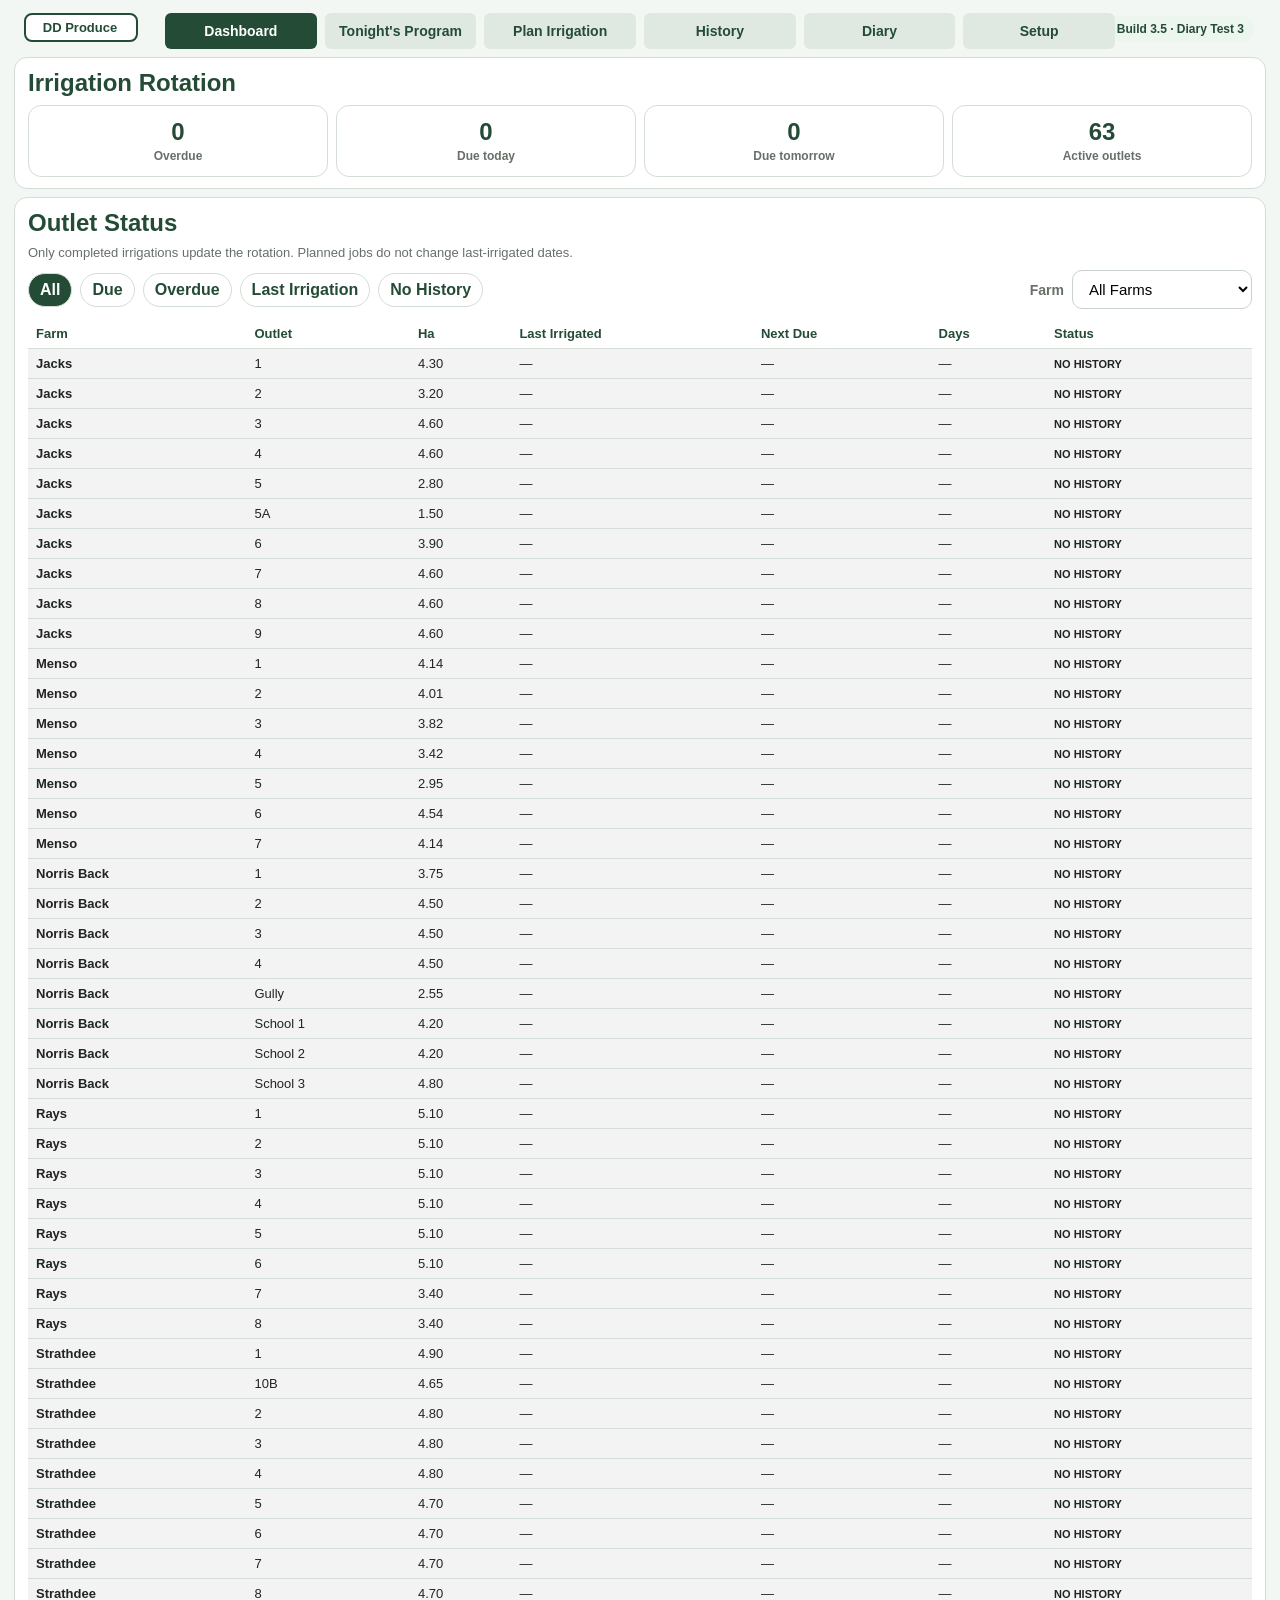
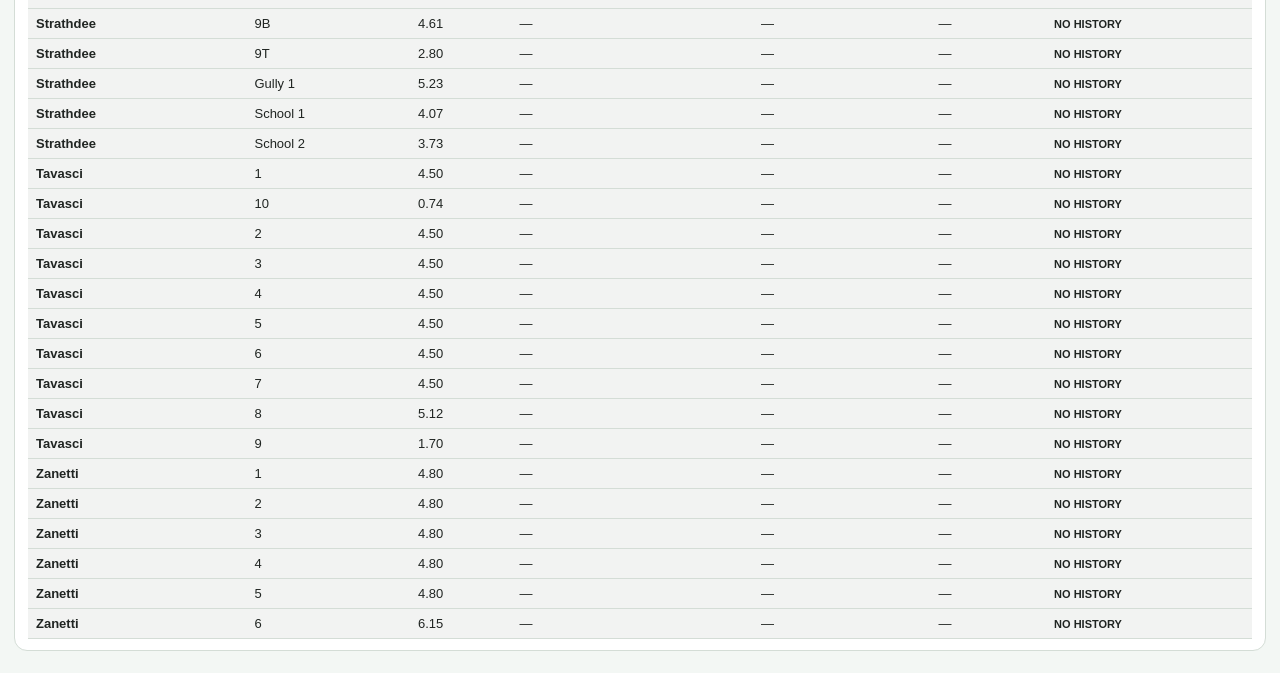
<file: index.html>
<!doctype html>
<html lang="en">
<head>
<!-- UI Branding Polish — Pass 1 -->
<meta charset="utf-8">
<meta name="viewport" content="width=device-width,initial-scale=1,viewport-fit=cover">
<meta name="theme-color" content="#244B35">
<title>Irrigation & Fertigation Planner</title>
<link rel="stylesheet" href="styles.css?v=3.5">


<style id="rapidIntegrationBuild1">
#new.rapidIntegrationPage > :not(.rapidIntegrationShell){display:none!important}
.rapidIntegrationShell{display:block!important}
.rapidIntegrationHead{display:flex;justify-content:space-between;align-items:center;gap:12px;margin:0 0 10px;padding:12px 16px;background:#fff;border:1px solid #d7e1da;border-radius:14px}
.rapidIntegrationHead h2{margin:0;color:#244b35}.rapidIntegrationHead p{margin:3px 0 0;color:#66766d;font-size:13px}.rapidIntegrationHead span{white-space:nowrap;background:#edf5ef;color:#244b35;border-radius:999px;padding:7px 10px;font-size:12px;font-weight:800}
.rapidPlannerFrame{display:block;width:100%;height:1800px;border:0;border-radius:14px;background:#f5f7f5}
@media(max-width:700px){.rapidIntegrationHead{align-items:flex-start;flex-direction:column}.rapidPlannerFrame{height:2200px}}
</style>
</head>
<body>
<div class="app">
<section class="hero"><div class="heroBrand"><div class="brandLogoSlot" aria-label="DD Produce branding"><span>DD Produce</span></div><div class="heroCopy"><h1>Irrigation & Fertigation Planner</h1><p>Plan irrigation and fertigation, calculate whole-minute injector runtimes and linked preflows, prepare mixed fertilizer vats, then enter the program into AquaLink.</p></div></div><div class="headerBuildBadge">Build 3.5 · Diary Test 3</div><div class="status"><span id="network" class="pill on">● Online</span><span class="pill local">Plans and records save locally first</span></div></section>
<nav class="tabs"><button class="active" data-page="dashboard">Dashboard</button><button data-page="tonight">Tonight's Program</button><button data-page="new">Plan Irrigation</button><button data-page="history">History</button><button data-page="diary">Diary</button><button data-page="setup">Setup</button></nav>

<section id="dashboard" class="page active"><div class="card"><h2>Irrigation Rotation</h2><div id="stats" class="stats"></div></div><div class="card"><h2>Outlet Status</h2><div class="muted" style="margin-bottom:10px">Only completed irrigations update the rotation. Planned jobs do not change last-irrigated dates.</div><div class="statusFilterBar"><div class="statusFilters" id="statusFilters"><button data-filter="all" class="active">All</button><button data-filter="due">Due</button><button data-filter="overdue">Overdue</button><button data-filter="last">Last Irrigation</button><button data-filter="none">No History</button></div><div class="farmFilter"><label for="statusFarmFilter">Farm</label><select id="statusFarmFilter"><option value="all">All Farms</option></select></div></div><div class="compactWrap"><table class="compactTable"><thead id="statusHead"><tr><th>Farm</th><th>Outlet</th><th>Ha</th><th>Last Irrigated</th><th>Next Due</th><th>Days</th><th>Status</th></tr></thead><tbody id="statusBody"></tbody></table></div></div></section>

<section id="tonight" class="page"><div class="card"><div class="planHeader"><div><h2>Night Irrigation Plan</h2><div class="muted">The first job defaults to 6:00 PM. Later jobs on the same pump system are suggested after the previous job finishes.</div></div><div><label>Night plan date</label><input id="planViewDate" type="date"></div></div></div>
<div class="card">
  <h2>Night Programs</h2>
  <div class="muted">Jobs saved as part of the same farm program are grouped here in the order you planned them.</div>
  <div id="programList" class="programList"></div>
</div>
<div class="card"><h2>Injection Product / Vat Summary</h2><div id="fertSummary" class="fertSummary"></div></div><div class="card fieldInstructionsCard"><div class="fieldInstructionsHead"><div><h2>Field Staff Fertilizer Instructions</h2><p class="muted">Simple product quantities for mixing and pump-site preparation. Copy and paste into a text message.</p></div><button id="copyFieldInstructions" class="primary">Copy Fertilizer Instructions</button></div><pre id="fieldInstructionsText" class="fieldInstructionsText"></pre></div><div class="card"><h2>AquaLink Programming View</h2><p class="muted">Copy each job into AquaLink. Injectors are shown in the sequence selected for that job, with the final whole-minute Runtime and Preflow values.</p><div class="btns"><button id="copyProgram" class="secondary">Copy Programming Summary</button><button id="viewProgramTime" class="primary">View by Time</button><button id="viewProgramFarm" class="secondary">View by Farm</button></div><div id="programBody"></div></div><div class="card"><h2>Planned Jobs</h2><div id="planCards" class="planCards"></div></div></section>

<section id="new" class="page rapidIntegrationPage">
<div class="rapidIntegrationShell">
  <iframe class="rapidPlannerFrame" src="quick-planner.html?v=3.5" title="Rapid Planner"></iframe>
</div>
<div class="programBanner" id="programBanner">
  <div class="programTop">
    <div>
      <div class="programTitle">Night Irrigation & Fertigation Program <span class="testBadge">TEST</span></div>
      <div class="programMeta" id="programStatusText">Build the irrigation and fertigation jobs first, then save the whole program to Tonight's Program.</div>
    </div>
    <span class="programPill" id="programStepPill">No active program</span>
  </div>

  <div class="grid" style="margin-top:10px">
    <div>
      <label>Program name</label>
      <input id="programName" placeholder="Example: Jacks Night Program">
    </div>
  </div>

  <div class="btns">
    <button type="button" id="startProgram">Start New Program</button>
    <button type="button" id="saveNightProgram" class="primary">Save Night Plan</button>
    <button type="button" id="cancelProgram" class="secondary">Cancel Program</button>
  </div>

  <div id="draftShiftList" class="draftShiftList"></div>
</div>
<div id="editBanner" class="editBanner">Editing an existing planned job. Save Changes updates the same job and does not affect rotation until Mark Complete.</div><div class="card newPlanCard"><h2 id="formTitle">New Irrigation Plan</h2><div class="grid jobBasicsGrid"><div><label>Night plan date</label><input id="nightDate" type="date"></div><div><label>Actual start date</label><input id="date" type="date"></div><div><label>Farm</label><select id="farm"></select></div><div class="durationField"><label>Irrigation duration</label><input id="duration" type="hidden" value="4"><div class="durationControl" aria-label="Irrigation duration"><button type="button" class="durationStep" data-duration-min="-30">−30</button><button type="button" class="durationStep" data-duration-min="-15">−15</button><select id="durationPicker" class="durationPicker" aria-label="Select irrigation duration"><option value="1">1:00</option><option value="1.25">1:15</option><option value="1.5">1:30</option><option value="1.75">1:45</option><option value="2">2:00</option><option value="2.25">2:15</option><option value="2.5">2:30</option><option value="2.75">2:45</option><option value="3">3:00</option><option value="3.25">3:15</option><option value="3.5">3:30</option><option value="3.75">3:45</option><option value="4" selected>4:00</option><option value="4.25">4:15</option><option value="4.5">4:30</option><option value="4.75">4:45</option><option value="5">5:00</option><option value="5.25">5:15</option><option value="5.5">5:30</option><option value="5.75">5:45</option><option value="6">6:00</option><option value="6.25">6:15</option><option value="6.5">6:30</option><option value="6.75">6:45</option><option value="7">7:00</option><option value="7.25">7:15</option><option value="7.5">7:30</option><option value="7.75">7:45</option><option value="8">8:00</option></select><button type="button" class="durationStep" data-duration-min="15">+15</button><button type="button" class="durationStep" data-duration-min="30">+30</button></div></div>
<div><label>Job type</label><select id="shiftMode"><option value="water">Water Only</option><option value="fertigation">Fertigation</option></select></div>
<div class="full"><label>Pumps selected for this job</label><div class="inlineField"><input id="shiftPumps" placeholder="Example: Jacks Field Pump, Jacks Shed Pump"><button type="button" class="secondary smallbtn" id="usePumpRule">Use saved pump rule</button></div><div class="fieldHelp">Enter the pumps exactly as you intend to select them in AquaLink. Water-only jobs may use multiple pumps.</div></div>
<div class="full"><label>Pump start time</label><div class="timePicker compactTimePicker"><input id="startTime" type="hidden"><button type="button" data-min="-60">−1 hr</button><button type="button" data-min="-15">−15</button><button type="button" id="useSuggested" class="suggest timeCentre"><span id="timeDisplay" class="timeDisplay">6:00 PM</span><span id="timeHint" class="timeHint">Suggested start</span></button><button type="button" data-min="15">+15</button><button type="button" data-min="60">+1 hr</button></div></div><div class="full card hidden compactVatWorkflow" id="vatRequirementCard">
  <div class="vatQuestionRow">
    <div><h2>Prepared Vat</h2><div class="fieldHelp">Prepare the vat first, then choose the outlets for each fertigation job below.</div></div>
    <div><label>Prepare a vat?</label><select id="vatRequired"><option value="no">No — direct injection</option><option value="yes">Yes — prepare a mixed vat</option></select></div>
  </div>
  <div id="preparedVatStatus" class="summary preparedVatCompact">No prepared vat selected.</div>
  <div id="vatPreparePanel" class="inlineVatMix hidden"><div class="inlineVatHead"><h3>Prepare Vat Mix</h3><div class="muted">Choose the product and every outlet this vat is being prepared for.</div></div>
    <div class="vatUseMode"><label>Vat use</label><select id="mixVatUse"><option value="tonight">Tonight only</option><option value="multi">Multi-night vat</option></select><div id="mixVatUseHelp" class="fieldHelp">Default: this vat is for tonight's program only.</div></div><div class="vatPrepareGrid"><div><label>Mixed product</label><select id="mixProduct"></select></div><div><label id="mixRateLabel">Rate (kg/ha)</label><input id="mixRate" type="number" min="0" step="0.1" value="40"></div><div><label>Vat volume (L)</label><input id="mixVolume" type="number" min="1" step="1" value="1500"></div><div><label>Vat name</label><input id="mixBatchName" placeholder="Example: Jacks Calcium Nitrate Vat"></div><div><label>Injector</label><select id="mixInjector"></select></div></div>
    <div class="vatOutletRow"><div class="vatOutletHeader"><div><label id="mixOutletLabel">Outlets this vat is prepared for</label><div id="mixOutletHelp" class="fieldHelp">Choose exactly which outlets will receive fertilizer from this vat.</div></div><div id="mixOutletCount" class="vatOutletCount">0 outlets selected</div></div><div id="mixOutlets" class="mixOutlets"></div></div><div id="mixSummary" class="vatCalc"></div>
    <div class="btns"><button type="button" id="applyMixToShift" class="primary">Prepare This Vat</button></div>
  </div>
</div>
<div class="full jobOutletSection"><div id="jobOutletHeading" class="jobOutletHeading">Choose outlets to fertigate</div><div id="jobOutletHelp" class="fieldHelp jobOutletHelp">Select the outlets to include in this fertigation job.</div><div id="outlets" class="outlets"></div></div>
<div class="full shiftOptionBox">
  <label class="checkLine"><input id="useIndividualValveRuntimes" type="checkbox"> Use Individual Valve Runtimes</label>
  <div class="fieldHelp">Normally each selected outlet uses the full job runtime. Turn this on when AquaLink uses individual valve runtimes.</div>
  <div id="individualValveRuntimes" class="individualValveRuntimes hidden"></div>
</div>
<div class="full"><div class="areaActionRow"><div id="areaSummary" class="summary">Selected area: 0.00 ha</div><button type="button" id="savePlanNearOutlets" class="primary">Add Job to Program</button></div></div><div><label>Shared pump system</label><input id="pumpSystem" readonly></div><div><label>Required pumps from saved rule</label><input id="requiredPumps" readonly></div><div><label>Calculated finish</label><input id="finishDisplay" readonly></div><div><label>AquaLink set runtime</label><input id="setRuntimeDisplay" readonly></div><div class="full"><div class="note blue">Planned jobs do not update Last Irrigated. Only Mark Complete changes the rotation.</div></div></div></div>
<div class="hidden" id="fertigationTimingCard"><div id="fertTimingResult"></div></div>
<div id="waterOnlyInjectionNote" class="card waterOnlyInjectionCard hidden">
  <h2>Injection Programming</h2>
  <div class="irrigationOnlyNote"><strong>Water Only job:</strong> no fertilizer, vat, injector runtime or preflow information will be saved for this job.</div>
</div>


<div class="card" id="injectionProgrammingCard"><div class="injectionHeadingRow"><div><h2>Injection Programming</h2><div class="muted">AquaLink format — copy Runtime and Pre/FL directly.</div></div><button type="button" id="calculateFertTiming" class="secondary compactPreflowButton">Recalculate Pre/FL</button></div><div id="currentAquaSummary" class="currentAquaSummary"></div>
<details class="injectionEditDetails"><summary>Edit injection programming</summary><div class="irrigationModeBar"><div><div id="injectionModeText" class="modeText">Fertigation</div><div id="injectionMemoryText" class="muted">Last saved fertigation setup will be remembered for this farm.</div></div><button id="irrigationOnlyBtn" type="button" class="irrigationOnlyBtn">Irrigation Only</button></div><div id="irrigationOnlyNote" class="irrigationOnlyNote hidden">Irrigation only for this job — no fertilizer or injector programming will be saved. Your last saved fertigation setup remains remembered for the next irrigation.</div><div id="injectors" class="injectors"></div></details></div>
<div class="card compactJobActions"><label>Notes</label><textarea id="notes" placeholder="Optional notes — for example an AquaLink shift reference, product mixing note or irrigation detail."></textarea><div class="btns"><button id="savePlan" class="primary">Add Job to Program</button><button id="cancelEdit" class="secondary hidden">Cancel Edit</button><button id="clearForm" class="secondary">Clear Job</button></div></div>
<div class="card currentNightPanel" id="currentNightPanel">
  <div class="currentNightHead"><div><h2>Current Night Program</h2><div class="muted" id="currentNightMeta">Start a program to build tonight’s job list.</div></div><div class="currentNightProgramActions"><button type="button" id="cancelProgramBottom" class="secondary">Cancel Whole Program</button><button type="button" id="saveNightProgramBottom" class="primary">Finish &amp; Save Whole Program</button></div></div>
  <div id="currentNightProgramList" class="currentNightProgramList"><div class="empty">No jobs added yet.</div></div>
</div></section>

<section id="diary" class="page"><div class="card diaryCard"><div class="diaryHead"><div><h2>Irrigation & Fertigation Diary</h2><div class="muted">Weekly forward plan from saved Night Programs. Completed jobs remain visible as a record.</div></div><div class="diaryControls"><label>Week containing <input id="diaryDate" type="date"></label><button id="diaryPrev" class="secondary">← Previous week</button><button id="diaryNext" class="secondary">Next week →</button><button id="copyDiary" class="secondary">Copy Diary</button><button id="printDiary" class="primary">Print / PDF</button></div></div><div id="diaryWeek" class="diaryWeek"></div></div></section>

<section id="history" class="page"><div class="card">
<div class="historyHeader"><div><h2>Completed Irrigation History</h2><div class="muted">Filter the records you need, then tap Details for pumps and fertigation information.</div></div></div>
<div class="historyFilterBar">
 <div><label>Farm</label><select id="historyFarmFilter"><option value="all">All Farms</option></select></div>
 <div class="historyOutletFilter"><label>Outlets</label><details id="historyOutletPicker"><summary id="historyOutletSummary">All Outlets</summary><div id="historyOutletChoices" class="historyOutletChoices"></div></details></div>
 <div><label>Date</label><select id="historyDateFilter"><option value="all">All Dates</option><option value="today">Today</option><option value="7">Last 7 days</option><option value="30">Last 30 days</option><option value="custom">Custom range</option></select></div>
 <div><label>Type</label><select id="historyTypeFilter"><option value="all">All Types</option><option value="irrigation">Irrigation Only</option><option value="fertigation">Fertigation</option></select></div>
 <div><label>Product</label><select id="historyProductFilter"><option value="all">All Products</option></select></div>
 <div><label>Sort</label><select id="historySort"><option value="newest">Newest first</option><option value="oldest">Oldest first</option><option value="farm">Farm → Outlet</option><option value="outlet">Outlet → Date</option></select></div>
</div>
<div id="historyCustomDates" class="historyCustomDates hidden"><div><label>From</label><input id="historyDateFrom" type="date"></div><div><label>To</label><input id="historyDateTo" type="date"></div></div>
<div class="historyActionRow"><div id="historyCount" class="muted"></div><div class="btns"><button id="exportCsv" class="secondary">Export Spreadsheet CSV</button><button id="clearHistory" class="danger">Clear History</button></div></div>
<div class="history compactHistory"><table><thead><tr><th>Date</th><th>Start</th><th>Farm</th><th>Outlets</th><th>Ha</th><th>Runtime</th><th>Type</th><th></th></tr></thead><tbody id="historyBody"></tbody></table></div>
</div></section>

<section id="setup" class="page">
<div class="card"><h2>Injection Product Library</h2><p class="muted">Save how each product is applied. Products marked Prepared vat mix automatically appear in the Prepare Vat Mix product list. The preferred unit can be kg/ha or L/ha. Bag size is optional for kg/ha products such as Calcium Nitrate.</p><div class="libraryAdd"><div><label>Product name</label><input id="newProduct" placeholder="Example: Cal 40"></div><div><label>Application method</label><select id="newProductMethod"><option value="mixed">Prepared vat mix</option><option value="direct">Direct injection</option></select></div><div><label>Preferred unit</label><select id="newProductUnit"><option value="kg/ha">kg/ha</option><option value="L/ha">L/ha</option></select></div><button id="addProduct" class="secondary">Add Product</button></div><div id="productList" class="libraryList"></div></div>
<div class="card"><h2>Injector / Injection Point Setup</h2><p class="muted">Each site has four editable injection points. Keep the names that match AquaLink and enter the calibrated flow rate.</p><div id="injectorSetup"></div></div>
<div class="card"><h2>Pump Setup</h2><p class="muted">Save the pumps available at each farm. Mark the pump that has the fertilizer injection equipment. Fertigation jobs will automatically use the available pump marked for fertigation.</p><div class="ruleAdd"><div><label>Farm</label><select id="pumpSetupFarm"></select></div><div><label>Pump name</label><input id="newPumpName" placeholder="Example: Jacks Shed Pump"></div><div><label><input id="newPumpFertigation" type="checkbox"> Has fertilizer injection equipment</label></div><button id="addPump" class="secondary">Add Pump</button></div><div id="pumpSetupList"></div></div>
<div class="card"><h2>Pump Rules</h2><p class="muted">Save the pump combination used for an exact outlet group. The planner will show the matching pumps in the AquaLink Programming View. These rules remain editable.</p><div class="ruleAdd"><div><label>Farm</label><select id="ruleFarm"></select></div><div><label>Outlets</label><input id="ruleOutlets" placeholder="Example: 1, 2, 3, 4"></div><div><label>Required pumps</label><input id="rulePumps" placeholder="Comma-separated pump names"></div><button id="addPumpRule" class="secondary">Add Rule</button></div><div id="pumpRuleList"></div></div>
<div class="card"><h2>Rotation Setup</h2><p class="muted">Set each outlet to Active Rotation, Temporarily Paused or Finished, and set its normal cycle in days.</p><div id="setupFarms"></div></div>
<div class="card"><h2>Shared Pump Systems</h2><p><strong>Rays / Zanetti / Tavasci</strong> — one interconnected shared pumping system.</p><p><strong>Norris Back / Norris School / Norris Gully</strong> — one shared pumping system.</p><p class="muted">Automatic start-time suggestions currently sequence jobs by these shared pump systems. Detailed pump-resource conflicts can be refined as more rules are collected.</p></div>
</section></div>


<script>
(function(){
  const page=document.getElementById('new');
  const grid=page && page.querySelector('.jobBasicsGrid');
  const banner=page && page.querySelector('.programBanner');
  if(!grid||!banner) return;
  const kids=Array.from(grid.children);
  const programField=banner.querySelector('.grid > div');
  const top=document.createElement('div'); top.className='compactTopRow';
  [kids[0],kids[1],kids[2],kids[4],programField].forEach(x=>x&&top.appendChild(x));
  grid.parentNode.insertBefore(top,grid);
  const work=document.createElement('div'); work.className='compactWorkbench';
  const left=document.createElement('div'); left.className='compactColumn compactOutlets';
  const mid=document.createElement('div'); mid.className='compactColumn compactTiming';
  const right=document.createElement('div'); right.className='compactColumn compactVatColumn';
  work.append(left,mid,right);
  grid.parentNode.insertBefore(work,grid.nextSibling);
  left.appendChild(kids[8]); left.appendChild(kids[10]);
  mid.insertAdjacentHTML('afterbegin','<h2>Irrigation timing</h2>');
  mid.appendChild(kids[3]);
  // Keep the existing working Pump start time control in the compact landscape timing column.
  mid.appendChild(kids[6]);
  kids[13].classList.add('finishCompact'); mid.appendChild(kids[13]);
  kids[5].classList.add('pumpCompact'); mid.appendChild(kids[5]);
  right.appendChild(kids[7]);
  const inj=document.getElementById('injectionProgrammingCard'); if(inj) right.appendChild(inj);
  // Keep the compact AquaLink summary in the right column, but move the
  // expandable editor itself to a full-width row beneath the workbench.
  const injectionEditor=inj&&inj.querySelector('.injectionEditDetails');
  if(injectionEditor){
    injectionEditor.classList.add('injectionEditorWide');
    work.insertAdjacentElement('afterend',injectionEditor);
  }
  [kids[9],kids[11],kids[12],kids[14],kids[15]].forEach(x=>{if(x){x.classList.add('compactHiddenMeta');grid.appendChild(x)}});
})();
</script>
<script src="app-core.js?v=build12"></script>
<script src="planning.js?v=build12"></script>
<script src="app-ui.js?v=build12"></script>
<script src="app-init.js?v=build12"></script>
<script src="diary.js?v=test3"></script>

<!-- UI Branding Polish — Pass 1 -->

<script>
/* Rapid Planner Integration Build 3.2 — live save handoff.
   The Rapid Planner runs in a same-origin iframe. After it writes the finished
   shifts to localStorage, refresh the full app's in-memory state and open
   Tonight's Program so the newly saved jobs appear immediately. */
window.addEventListener("message", function(event){
  if(event.origin !== window.location.origin) return;
  if(!event.data || event.data.type !== "rapidPlannerSaved") return;
  try {
    const fresh = JSON.parse(localStorage.getItem("irrigationFertigationPlannerV1") || "{}");
    if(fresh && typeof fresh === "object") {
      state = fresh;
      if(!Array.isArray(state.plans)) state.plans = [];
      if(!Array.isArray(state.records)) state.records = [];
      state.plans.forEach(p => migratePlan(p, state));
      state.records.forEach(p => migratePlan(p, state));
    }
    const nightDate = event.data.nightDate || (state.plans.length ? state.plans[state.plans.length-1].nightDate : "");
    if(nightDate && document.getElementById("planViewDate")) document.getElementById("planViewDate").value = nightDate;
    showPage("tonight");
  } catch(err) {
    console.error("Rapid Planner save handoff failed", err);
  }
});
</script>
</body>
</html>
</file>
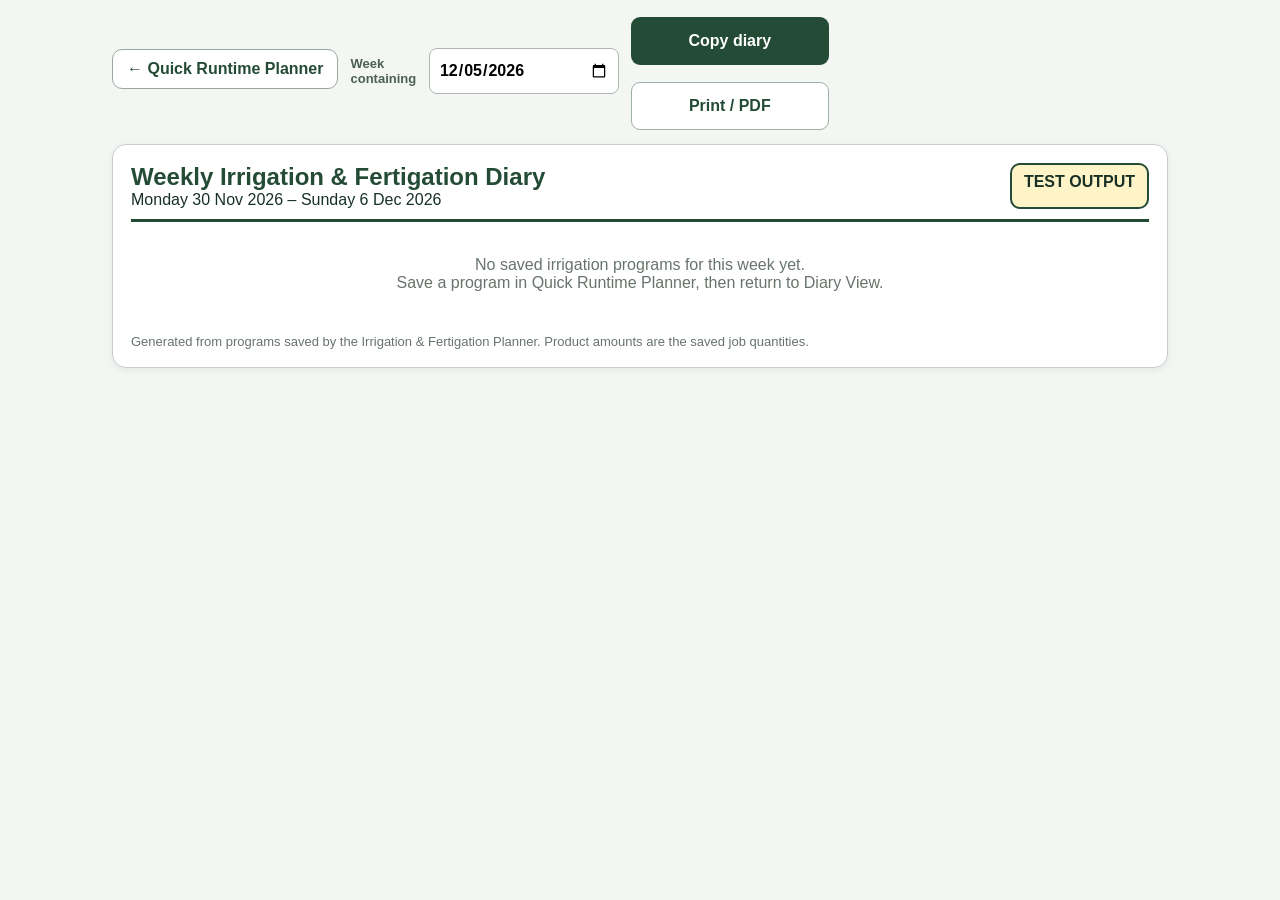
<file: diary.html>
<!doctype html><html lang="en"><head><meta charset="utf-8"><meta name="viewport" content="width=device-width,initial-scale=1,viewport-fit=cover"><meta name="theme-color" content="#244B35"><title>DIARY VIEW TEST 1 — Irrigation & Fertigation Diary</title><link rel="stylesheet" href="quick.css"><style>
body{background:#f4f6f3}.diaryTop{display:flex;gap:12px;align-items:center;flex-wrap:wrap;margin-bottom:14px}.diaryTop a{text-decoration:none}.diaryTop label{display:flex;gap:8px;align-items:center;font-weight:800}.diaryTop input{font-size:16px;padding:9px;border:1px solid #aeb8b0;border-radius:8px}.diaryPaper{background:#fff;border:1px solid #c9cec9;border-radius:14px;padding:18px;box-shadow:0 2px 7px #0001}.diaryHead{display:flex;justify-content:space-between;gap:12px;border-bottom:3px solid #244B35;padding-bottom:10px;margin-bottom:4px}.diaryHead h2{margin:0;color:#244B35}.day{padding:15px 0 10px;border-bottom:1px solid #cfd5cf}.day:last-child{border-bottom:0}.dayTitle{font-size:22px;font-weight:900;color:#244B35;margin-bottom:8px}.diaryRow{display:grid;grid-template-columns:minmax(190px,1.4fr) 100px minmax(260px,2fr);gap:12px;padding:8px 4px;border-top:1px solid #e3e6e3;align-items:start}.diaryRow:first-of-type{border-top:0}.where{font-weight:850}.runtime{font-weight:750;white-space:nowrap}.products{display:flex;gap:8px 18px;flex-wrap:wrap}.prod{white-space:nowrap}.waterOnly{font-weight:850;color:#245c91}.empty{padding:30px;text-align:center;color:#68746b}.testBadge{padding:8px 12px;border:2px solid #244B35;border-radius:10px;background:#fff4c7;font-weight:900}.actions{display:flex;gap:8px;flex-wrap:wrap}.secondaryLink{display:inline-flex;align-items:center;justify-content:center;padding:10px 14px;border:1px solid #9aa79d;border-radius:10px;background:#fff;color:#244B35;font-weight:800}.diaryNote{color:#68746b;font-size:13px;margin-top:12px}@media(max-width:700px){.diaryRow{grid-template-columns:1fr 80px}.products{grid-column:1/-1;padding-left:8px}.diaryPaper{padding:12px}.diaryHead{display:block}.diaryHead .testBadge{display:inline-block;margin-top:8px}}@media print{header,.diaryTop,.diaryNote{display:none!important}body{background:white}.diaryPaper{box-shadow:none;border:0;padding:0}.day{break-inside:avoid}}
</style></head><body><header><div class="brand">DD Produce</div><div><h1>Irrigation &amp; Fertigation Diary</h1><p>Simple weekly record generated from saved programs</p></div><div class="testBadge" style="margin-left:auto">DIARY VIEW TEST 1</div></header><main><div class="diaryTop"><a class="secondaryLink" href="quick-planner.html">← Quick Runtime Planner</a><label>Week containing <input id="weekDate" type="date"></label><div class="actions"><button id="copyDiary" class="primary">Copy diary</button><button id="printDiary" class="secondary">Print / PDF</button></div></div><section class="diaryPaper"><div class="diaryHead"><div><h2>Weekly Irrigation &amp; Fertigation Diary</h2><div id="weekRange"></div></div><span class="testBadge">TEST OUTPUT</span></div><div id="diary"></div><div class="diaryNote">Generated from programs saved by the Irrigation &amp; Fertigation Planner. Product amounts are the saved job quantities.</div></section></main><script>
const KEY='irrigationFertigationPlannerV1', $=id=>document.getElementById(id);function pad(n){return String(n).padStart(2,'0')}function iso(d){return d.getFullYear()+'-'+pad(d.getMonth()+1)+'-'+pad(d.getDate())}function parseDate(s){const [y,m,d]=s.split('-').map(Number);return new Date(y,m-1,d)}function fmtDate(s){return parseDate(s).toLocaleDateString('en-AU',{weekday:'long',day:'numeric',month:'short',year:'numeric'})}function weekStart(s){const d=parseDate(s),day=(d.getDay()+6)%7;d.setDate(d.getDate()-day);return d}function state(){try{return JSON.parse(localStorage.getItem(KEY)||'{}')}catch(e){return {}}}function plans(){return Array.isArray(state().plans)?state().plans:[]}function qtyText(x){const q=Number(x.qty)||0;if(!q)return '';const unit=x.unit==='kg/ha'?'kg':'L';return `${x.name} ${q.toLocaleString('en-AU',{maximumFractionDigits:1})} ${unit}`}function productsFor(p){return (p.injectors||[]).filter(x=>x&&x.type==='product'&&x.name&&(Number(x.qty)||0)>0).sort((a,b)=>(Number(a.sequenceOrder)||0)-(Number(b.sequenceOrder)||0)).map(qtyText)}function runtime(p){const mins=Math.round((Number(p.hours)||0)*60);if(!mins)return '—';const h=Math.floor(mins/60),m=mins%60;return h?(m?`${h}h ${m}m`:`${h} hr`):`${m} min`}function groupLabel(p){return `${p.farm} ${(p.outlets||[]).join(' + ')}`.trim()}function render(){const picked=$('weekDate').value||iso(new Date()),start=weekStart(picked),dates=[];for(let i=0;i<7;i++){const d=new Date(start);d.setDate(start.getDate()+i);dates.push(iso(d))}const end=dates[6];$('weekRange').textContent=`${fmtDate(dates[0]).replace(/^\w+, /,'')} – ${fmtDate(end).replace(/^\w+, /,'')}`;const all=plans();let html='',any=false;dates.forEach(date=>{const rows=all.filter(p=>(p.nightDate||p.date)===date).sort((a,b)=>String(a.startTime||'').localeCompare(String(b.startTime||'')));if(!rows.length)return;any=true;html+=`<div class="day"><div class="dayTitle">${fmtDate(date)}</div>`;rows.forEach(p=>{const prods=productsFor(p),water=p.irrigationOnly||p.phaseMode==='water'||!prods.length;html+=`<div class="diaryRow"><div class="where">${groupLabel(p)}</div><div class="runtime">${runtime(p)}</div><div class="products">${water?'<span class="waterOnly">Water only</span>':prods.map(x=>`<span class="prod">${x}</span>`).join('')}</div></div>`});html+='</div>'});$('diary').innerHTML=any?html:'<div class="empty">No saved irrigation programs for this week yet.<br>Save a program in Quick Runtime Planner, then return to Diary View.</div>'}function diaryText(){const picked=$('weekDate').value||iso(new Date()),start=weekStart(picked),all=plans(),lines=['Irrigation & Fertigation Diary',''];for(let i=0;i<7;i++){const d=new Date(start);d.setDate(start.getDate()+i);const date=iso(d),rows=all.filter(p=>(p.nightDate||p.date)===date).sort((a,b)=>String(a.startTime||'').localeCompare(String(b.startTime||'')));if(!rows.length)continue;lines.push(fmtDate(date));rows.forEach(p=>{const prods=productsFor(p),detail=(p.irrigationOnly||p.phaseMode==='water'||!prods.length)?'Water only':prods.join(' · ');lines.push(`${groupLabel(p)} — ${runtime(p)} — ${detail}`)});lines.push('')}return lines.join('\n')}async function copyDiary(){const t=diaryText();try{await navigator.clipboard.writeText(t);alert('Diary copied.')}catch(e){prompt('Copy diary:',t)}}$('weekDate').value=iso(new Date());$('weekDate').addEventListener('change',render);$('copyDiary').addEventListener('click',copyDiary);$('printDiary').addEventListener('click',()=>window.print());render();</script></body></html>
</file>
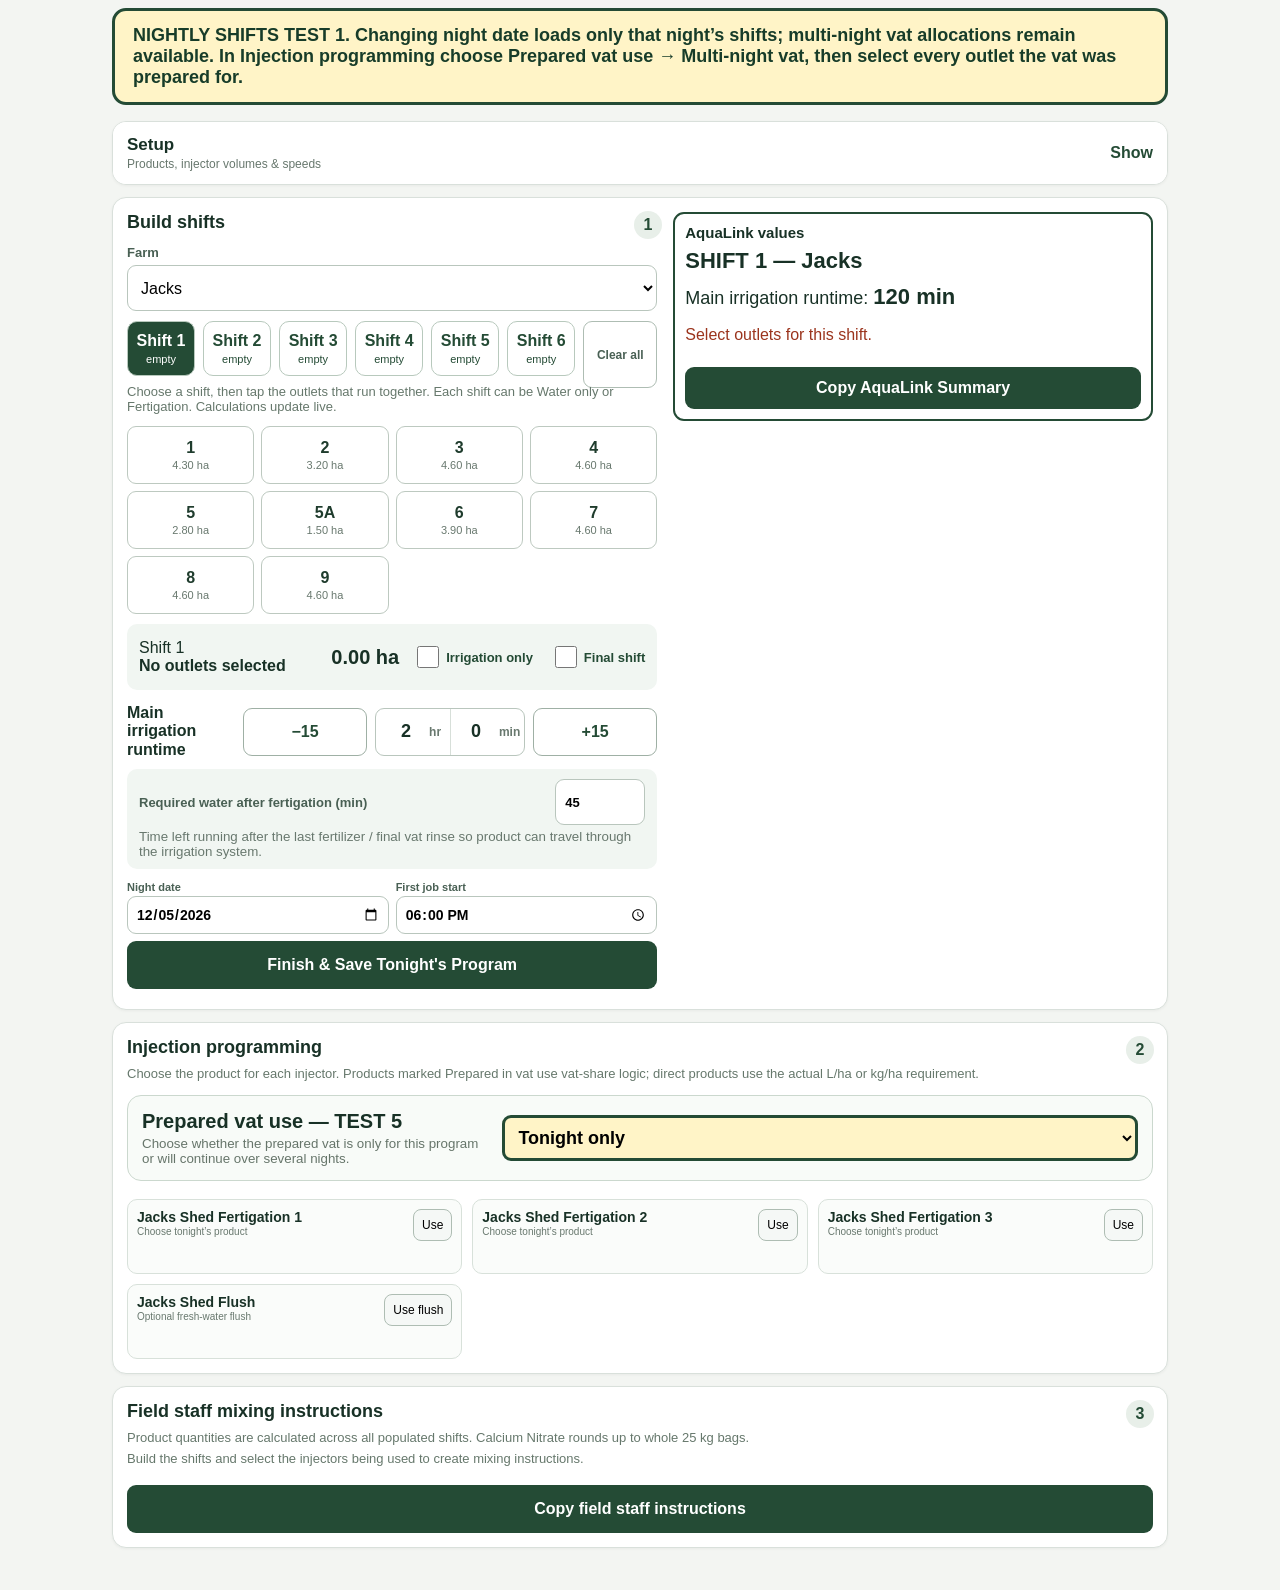
<file: quick-planner.html>
<!doctype html><html lang="en"><head><meta charset="utf-8"><meta name="viewport" content="width=device-width,initial-scale=1,viewport-fit=cover"><meta name="theme-color" content="#244B35"><title>NIGHTLY SHIFTS TEST 1 — Quick Runtime Planner</title><link rel="stylesheet" href="quick.css?v=mnv-test-5-20261002-2017"></head><body>
<header><div class="brand">DD Produce</div><div><h1>Quick Runtime Planner</h1><p>Shifts → vat share → injector runtimes → AquaLink</p></div><div style="margin-left:auto;padding:10px 16px;border:3px solid #244B35;border-radius:12px;background:#fff4c7;color:#244B35;font-weight:900;font-size:18px;white-space:nowrap">NIGHTLY SHIFTS TEST 1</div></header><main><div style="margin:0 0 16px;padding:14px 18px;border:3px solid #244B35;border-radius:14px;background:#fff4c7;color:#173c29;font-size:18px;font-weight:800">NIGHTLY SHIFTS TEST 1. Changing night date loads only that night’s shifts; multi-night vat allocations remain available. In Injection programming choose <b>Prepared vat use → Multi-night vat</b>, then select every outlet the vat was prepared for.</div>
<section class="card setupCard"><button id="setupToggle" class="setupToggle"><span><strong>Setup</strong><small>Products, injector volumes & speeds</small></span><b>Show</b></button><div id="setupPanel" class="setupPanel"><div class="setupProducts"><h2>Products</h2><p class="hint">Add products once, then choose them on any injector.</p><div id="productSetup"></div><button id="addProduct" class="secondary">+ Add product</button></div><h2>Injectors</h2><p class="hint">Physical injector settings. Product can be changed for tonight without changing the injector.</p><div id="setupInjectors"></div></div></section>
<section class="card plannerCard"><div class="step">1</div><div class="outletPane"><h2>Build shifts</h2><label>Farm</label><select id="farm"></select><div class="shiftTabsRow"><div id="shiftTabs" class="shiftTabs"></div><button id="clearShifts" class="clearShiftsCompact" type="button">Clear all</button></div><p class="hint">Choose a shift, then tap the outlets that run together. Each shift can be Water only or Fertigation. Calculations update live.</p><div id="outlets" class="outlets"></div><div id="shiftSummary" class="shiftSummary"></div><div class="irrigationCtl"><b>Main irrigation runtime</b><button id="rtMinus" class="secondary">−15</button><div class="durationInput" aria-label="Irrigation duration"><label><input id="rtHours" type="number" inputmode="numeric" min="0" max="23" step="1" value="2"><span>hr</span></label><label><input id="rtMinutes" type="number" inputmode="numeric" min="0" max="59" step="1" value="0"><span>min</span></label></div><button id="rtPlus" class="secondary">+15</button></div><div class="postWaterCtl"><label>Required water after fertigation (min)<input id="postWater" type="number" min="0" step="5" value="45"></label><small>Time left running after the last fertilizer / final vat rinse so product can travel through the irrigation system.</small></div><div class="quickSaveBar"><div class="quickSaveMeta"><label>Night date<input id="saveNightDate" type="date"></label><label>First job start<input id="saveStartTime" type="time" value="18:00"></label></div><button id="finishSave" class="primary finishSaveTop">Finish &amp; Save Tonight's Program</button><div id="saveStatus" class="saveStatusInline"></div></div></div><aside class="inlineResult"><h3>AquaLink values</h3><div id="result"></div><button id="copy" class="primary">Copy AquaLink Summary</button></aside></section>
<section class="card"><div class="step">2</div><h2>Injection programming</h2><p class="hint">Choose the product for each injector. Products marked Prepared in vat use vat-share logic; direct products use the actual L/ha or kg/ha requirement.</p>
<div class="quickVatMode" id="quickVatMode"><div class="quickVatModeHead"><div><strong style="font-size:20px">Prepared vat use — TEST 5</strong><small>Choose whether the prepared vat is only for this program or will continue over several nights.</small></div><select id="vatUseMode" style="border:3px solid #244B35;background:#fff4c7;font-size:18px"><option value="tonight">Tonight only</option><option value="multi">Multi-night vat</option></select></div><div id="multiVatPanel" class="multiVatPanel hidden"><div class="multiVatTitle"><div><strong>Outlets this multi-night vat is prepared for</strong><small>Select every outlet that will receive a share of this vat, even if it will be fertigated on another night.</small></div><div id="multiVatCount" class="multiVatCount">0 outlets · 0.00 ha</div></div><div id="multiVatOutlets" class="multiVatOutlets"></div><div id="multiVatStatus" class="multiVatStatus"></div></div></div>
<div id="injectors"></div><div id="injectionOrderBox" class="injectionOrderBox"></div></section>
<section class="card fieldStaffCard"><div class="step">3</div><h2>Field staff mixing instructions</h2><p class="hint">Product quantities are calculated across all populated shifts. Calcium Nitrate rounds up to whole 25 kg bags.</p><div id="fieldStaffResult"></div><button id="copyFieldStaff" class="primary">Copy field staff instructions</button></section>

</main><script src="quick.js?v=nightly-shifts-test-1"></script></body></html>
</file>
<file: styles.css>
:root{--g:#244B35;--bg:#eef3ef;--card:#fff;--line:#d4ddd6;--muted:#667068;--ok:#e5f2e7;--soon:#fff2c9;--due:#fde4d1;--late:#f7dada;--soft:#edf4ef;--blue:#e8f0f7}
*{box-sizing:border-box}body{margin:0;background:var(--bg);color:#202522;font-family:-apple-system,BlinkMacSystemFont,"Segoe UI",Roboto,Arial,sans-serif}.app{max-width:1240px;margin:auto;padding:14px}
.hero{background:var(--g);color:#fff;padding:18px;border-radius:18px;margin-bottom:12px}.hero h1{margin:0 0 4px;font-size:28px}.hero p{margin:0;opacity:.9}.status{display:flex;gap:8px;flex-wrap:wrap;margin-top:12px}.pill{padding:7px 10px;border-radius:999px;font-size:13px;font-weight:800}.on{background:#e8f5ea;color:#225b31}.off{background:#fff0d8;color:#795000}.local{background:#eaf0eb;color:#35533d}
.tabs{display:grid;grid-template-columns:repeat(5,1fr);gap:8px;margin-bottom:12px}.tabs button{border:0;border-radius:12px;padding:12px 8px;background:#dfe9e1;color:var(--g);font-weight:900;font-size:15px}.tabs button.active{background:var(--g);color:#fff}.page{display:none}.page.active{display:block}.card{background:#fff;border:1px solid var(--line);border-radius:16px;padding:16px;margin-bottom:12px}.card h2,.card h3{margin:0 0 12px;color:var(--g)}
.grid{display:grid;grid-template-columns:1fr 1fr;gap:12px}.full{grid-column:1/-1}label{display:block;margin:0 0 6px;color:var(--muted);font-weight:800}input,select,textarea,button{font:inherit}input,select,textarea{width:100%;border:1px solid #c9d3cb;border-radius:12px;padding:12px;background:#fff;font-size:16px}textarea{min-height:85px;resize:vertical}.btns{display:flex;flex-wrap:wrap;gap:8px;margin-top:12px}.primary,.secondary,.danger,.smallbtn{border:0;border-radius:12px;padding:12px 15px;font-weight:900}.primary{background:var(--g);color:#fff}.secondary{background:#e3ece5;color:var(--g)}.danger{background:#f5dfdf;color:#7d2d2d}.smallbtn{padding:8px 10px;background:#e3ece5;color:var(--g)}
.outlets{display:grid;grid-template-columns:repeat(3,1fr);gap:8px}.outlet{display:flex;align-items:center;gap:8px;padding:10px;border:1px solid var(--line);border-radius:11px;background:#fafbfa}.outlet input{width:auto}.outlet small{display:block;color:var(--muted)}.summary{padding:12px;border-radius:12px;background:var(--soft);color:var(--g);font-weight:900}.note{padding:12px;border-radius:12px;background:#f5f6f5;border:1px dashed #aeb9b1}.blue{background:var(--blue)}
.timePicker{border:1px solid var(--line);border-radius:14px;padding:12px;background:#fafcfa}.timeDisplay{font-size:28px;font-weight:900;color:var(--g);text-align:center;margin-bottom:5px}.timeHint{text-align:center;color:var(--muted);font-size:12px;margin-bottom:10px}.timeButtons{display:grid;grid-template-columns:repeat(5,1fr);gap:7px}.timeButtons button{border:0;border-radius:10px;padding:10px 6px;background:#e3ece5;color:var(--g);font-weight:900}.timeButtons .suggest{background:var(--g);color:#fff}
.injectors{display:grid;grid-template-columns:repeat(2,1fr);gap:10px}.inj{border:1px solid var(--line);border-radius:14px;padding:12px}.inj h3{font-size:17px}.injFields{display:grid;grid-template-columns:1fr 1fr;gap:9px}.injFields .wide{grid-column:1/-1}.hidden{display:none!important}.injMeta{font-size:13px;color:var(--muted);margin:-2px 0 8px}.calc{margin-top:9px;padding:9px;border-radius:9px;background:var(--soft);color:var(--g);font-weight:900}.runtimeBox{background:#eef5fb;color:#31566f}.warnBox{background:#fff4d8;color:#6e5200}
.stats{display:grid;grid-template-columns:repeat(4,1fr);gap:8px}.stat{border:1px solid var(--line);border-radius:13px;padding:12px;text-align:center}.stat strong{display:block;font-size:24px;color:var(--g)}.stat span{font-size:12px;color:var(--muted);font-weight:800}.statusFilters{display:flex;gap:8px;flex-wrap:wrap;margin-bottom:10px}.statusFilters button{border:1px solid var(--line);background:#fff;border-radius:999px;padding:7px 11px;font-weight:800;color:var(--g)}.statusFilters button.active{background:var(--g);color:#fff}.compactWrap,.history{overflow:auto}.compactTable{width:100%;border-collapse:collapse;min-width:780px}.compactTable th,.compactTable td{padding:7px 8px;border-bottom:1px solid var(--line);font-size:13px;text-align:left;white-space:nowrap}.compactTable th{color:var(--g);position:sticky;top:0;background:#fff}.compactRow.ok{background:var(--ok)}.compactRow.soon{background:var(--soon)}.compactRow.due{background:var(--due)}.compactRow.late{background:var(--late)}.compactRow.none{background:#f2f3f2}.badge{font-size:11px;font-weight:900;text-transform:uppercase}
.history table,.planTable{width:100%;border-collapse:collapse;min-width:1350px}.history th,.history td,.planTable th,.planTable td{border-bottom:1px solid var(--line);padding:9px;text-align:left;font-size:13px;vertical-align:top}.history th,.planTable th{color:var(--g)}.setupFarm{border:1px solid var(--line);border-radius:12px;margin:8px 0;overflow:hidden}.setupFarm summary{padding:12px;background:#f4f7f4;color:var(--g);font-weight:900}.setupRows{padding:8px}.setupRow{display:grid;grid-template-columns:1.2fr .9fr .7fr;gap:8px;align-items:center;padding:7px 0;border-bottom:1px solid #edf0ed}.setupRow:last-child{border-bottom:0}.muted{color:var(--muted);font-size:13px}
.planHeader{display:grid;grid-template-columns:1fr auto;gap:10px;align-items:end}.planCards{display:grid;gap:10px}.planCard{border:1px solid var(--line);border-radius:14px;padding:14px;background:#fff}.planTop{display:grid;grid-template-columns:120px 1.2fr .9fr .8fr;gap:10px;align-items:center}.planTime{font-size:20px;font-weight:900;color:var(--g)}.planActions{display:flex;gap:7px;flex-wrap:wrap;margin-top:10px}
.planInjectWrap{overflow:auto;margin-top:10px;border:1px solid var(--line);border-radius:11px}
.planInjectTable{width:100%;border-collapse:collapse;min-width:650px;background:#fbfdfb}
.planInjectTable th,.planInjectTable td{padding:8px 10px;border-bottom:1px solid var(--line);text-align:left;font-size:13px;vertical-align:middle}
.planInjectTable th{color:var(--g);background:#f4f8f4;font-size:12px}
.planInjectTable tr:last-child td{border-bottom:0}
.planInjectorName{font-weight:900;color:var(--g);white-space:nowrap}
.planProduct{font-weight:800}
.planProductRate{font-size:11px;color:var(--muted);margin-top:2px}
.planAmount{font-weight:800;white-space:nowrap}
.planProgrammingValue{font-weight:900;color:var(--g);font-size:15px;white-space:nowrap}
.fertSummary{display:grid;grid-template-columns:repeat(4,1fr);gap:10px}.fertBox{border:1px solid var(--line);border-radius:12px;padding:12px}.fertBox h3{font-size:16px}.fertLine{padding:6px 0;border-bottom:1px solid #edf0ed}.fertLine:last-child{border-bottom:0}.empty{padding:18px;text-align:center;color:var(--muted);border:1px dashed var(--line);border-radius:12px}
.libraryAdd{display:grid;grid-template-columns:1.3fr 1fr .8fr auto;gap:8px;align-items:end}.libraryList{display:grid;gap:8px;margin-top:12px}.productRow{display:grid;grid-template-columns:1.3fr 1fr .8fr auto;gap:8px;align-items:end;border:1px solid var(--line);border-radius:12px;padding:10px;background:#fafcfa}.productName{font-weight:900;color:var(--g);padding:11px 2px}.productDelete{border:0;border-radius:10px;padding:11px 13px;background:#f5dfdf;color:#7d2d2d;font-weight:900}.productMethodHelp{grid-column:1/-1;font-size:12px;color:var(--muted);margin-top:-2px}
.batchBalanceBox{border:1px solid #c8d8cc;background:#f3f8f4;border-radius:11px;padding:10px 12px;font-size:13px;line-height:1.45;color:#405247}
.batchBalanceBox strong{color:var(--g)}
.batchBalanceBox.shortage{border-color:#d9aaaa;background:#fff1f1;color:#7b3030}
.batchBalanceBox.shortage strong{color:#7b3030}
.vatBuilderHead{display:flex;justify-content:space-between;gap:12px;align-items:flex-start;flex-wrap:wrap}
.testBadge{display:inline-block;background:#fff2c7;color:#6d5200;border:1px solid #e8d28a;border-radius:999px;padding:5px 9px;font-size:11px;font-weight:900;margin-left:8px;vertical-align:middle}
.vatGrid{display:grid;grid-template-columns:repeat(4,1fr);gap:8px;margin-top:10px}
.vatGrid>div:nth-child(-n+3){grid-column:span 1}
.vatJobs{display:grid;grid-template-columns:repeat(3,1fr);gap:6px;margin-top:7px}
.vatJob{display:flex;gap:7px;align-items:center;border:1px solid var(--line);border-radius:9px;padding:7px 9px;min-height:48px;background:#fbfdfb}
.vatJob input{margin-top:3px;transform:scale(1.15)}
.vatJob strong{color:var(--g)}
.vatJob small{display:block;color:var(--muted);margin-top:2px}
.vatCalc{margin-top:12px;border:1px solid #bfd4c4;background:#f2f8f3;border-radius:13px;padding:12px}
.vatCalcTop{display:grid;grid-template-columns:repeat(4,1fr);gap:8px;margin-bottom:10px}
.vatMetric{background:#fff;border:1px solid var(--line);border-radius:10px;padding:9px}
.vatMetric span{display:block;font-size:11px;color:var(--muted);margin-bottom:3px}
.vatMetric strong{font-size:17px;color:var(--g)}
.vatTableWrap{overflow:auto}
.vatTable{width:100%;border-collapse:collapse;min-width:820px}
.vatTable th,.vatTable td{padding:8px;border-bottom:1px solid var(--line);text-align:left;font-size:12px;vertical-align:top}
.vatTable th{color:var(--g);background:#edf5ef}
.vatTable tr:last-child td{border-bottom:0}
.vatAllocation{font-size:11px;color:var(--muted);margin-top:4px;line-height:1.4}
.vatWarning{margin-top:9px;padding:9px 10px;background:#fff3d9;border:1px solid #e8c978;border-radius:10px;color:#6f5200;font-size:12px;line-height:1.4}
.vatApplied{margin-top:9px;padding:9px 10px;background:#eaf5ed;border:1px solid #b9d5bf;border-radius:10px;color:#244b35;font-size:12px;font-weight:800}
.programBanner{border:1px solid #b9d1bf;background:#f2f8f3;border-radius:14px;padding:12px;margin-bottom:12px}
.programBanner.active{background:#e8f4ea;border-color:#94ba9c}
.programTop{display:flex;justify-content:space-between;gap:12px;align-items:flex-start;flex-wrap:wrap}
.programTitle{font-size:18px;font-weight:900;color:var(--g)}
.programMeta{font-size:12px;color:var(--muted);margin-top:4px}
.programPill{display:inline-block;background:var(--g);color:#fff;border-radius:999px;padding:6px 10px;font-size:11px;font-weight:900}
.programList{display:grid;gap:10px;margin-top:10px}
.programCard{border:1px solid var(--line);border-radius:13px;padding:11px;background:#fff}
.programCardHead{display:flex;justify-content:space-between;gap:10px;align-items:flex-start;flex-wrap:wrap}
.programSetRow{display:grid;grid-template-columns:75px 1fr 120px 120px;gap:10px;padding:8px 0;border-top:1px solid var(--line);align-items:start}
.programSetRow:first-child{border-top:0}
.programSetNo{font-weight:900;color:var(--g)}
.programSetInj{font-size:11px;color:var(--muted);margin-top:3px;line-height:1.4}
.phaseChooser{display:grid;grid-template-columns:1fr 1fr;gap:8px;margin-top:10px}
.phaseChoice{border:1px solid var(--line);border-radius:12px;padding:10px;background:#fff;cursor:pointer}
.phaseChoice input{margin-right:7px}
.phaseChoice strong{color:var(--g)}
.phaseHelp{font-size:11px;color:var(--muted);margin-top:3px;line-height:1.35}
.phaseBadge{display:inline-block;border-radius:999px;padding:4px 8px;font-size:10px;font-weight:900}
.phaseBadge.water{background:#e8f1fb;color:#24507d}
.phaseBadge.fert{background:#e8f4ea;color:#28583a}
.totalWaterBox{border:1px solid #c8d8cc;background:#f5f9f5;border-radius:11px;padding:10px;margin-top:9px;font-size:12px;line-height:1.45}
@media(max-width:620px){.phaseChooser{grid-template-columns:1fr}}
@media(max-width:760px){.programSetRow{grid-template-columns:70px 1fr 100px}.programSetRow>div:last-child{grid-column:2/-1}}

@media(max-width:900px){.vatGrid{grid-template-columns:1fr 1fr}.vatJobs{grid-template-columns:1fr}.vatCalcTop{grid-template-columns:1fr 1fr}}
@media(max-width:620px){.vatGrid{grid-template-columns:1fr}.vatCalcTop{grid-template-columns:1fr 1fr}}

.injectorSetupRow{display:grid;grid-template-columns:1.4fr .8fr .8fr;gap:10px;align-items:end;padding:10px 0;border-bottom:1px solid var(--line)}.injectorSetupRow:last-child{border-bottom:0}.editBanner{display:none;margin-bottom:12px;padding:12px;border-radius:12px;background:#fff2c9;border:1px solid #e3ca7a;color:#5e4a00;font-weight:800}.editBanner.show{display:block}.batchTag,.pumpTag,.flushTag{display:inline-block;padding:4px 8px;border-radius:999px;font-size:12px;font-weight:800;margin:2px 4px 2px 0}.batchTag{background:#e8f0f7;color:#2f5069}.pumpTag{background:#e9f2e8;color:#31583a}.flushTag{background:#e7eff8;color:#2b5373}.ruleAdd{display:grid;grid-template-columns:1fr 1fr 1.3fr auto;gap:8px;align-items:end}.ruleRow{display:grid;grid-template-columns:.9fr 1fr 1.7fr auto;gap:8px;align-items:center;padding:9px 0;border-bottom:1px solid var(--line)}.injHead{display:flex;justify-content:space-between;gap:8px;align-items:center;margin-bottom:8px}.injHead h3{margin:0}.seqBtns{display:flex;gap:6px}.seqBtns button{border:0;border-radius:9px;padding:7px 10px;background:#e3ece5;color:var(--g);font-weight:900}.runtimeHelp,.preflowHelp{margin-top:5px;font-size:12px;color:var(--muted)}.runtimeRow{display:grid;grid-template-columns:1fr auto;gap:8px;align-items:end}.runtimeRow button{white-space:nowrap}.aquaJob{border:1px solid var(--line);border-radius:14px;padding:14px;margin:10px 0;background:#fff}.aquaJobTop{display:grid;grid-template-columns:120px 1.4fr .7fr 1fr;gap:10px;align-items:start;margin-bottom:10px}.aquaInjectTable{width:100%;border-collapse:collapse;min-width:520px}.aquaInjectTable th,.aquaInjectTable td{padding:9px;border-bottom:1px solid var(--line);text-align:left}.aquaInjectTable th{color:var(--g);background:#f7faf7}.aquaInjectTable td:nth-child(2),.aquaInjectTable td:nth-child(3){font-size:18px;font-weight:900;color:var(--g)}.farmBulkBtns{display:flex;gap:8px;flex-wrap:wrap;padding:10px 8px 4px}.farmBulkBtns button{border:0;border-radius:10px;padding:9px 11px;font-weight:900}.finishAll{background:#f5dfdf;color:#7d2d2d}.activateAll{background:#e3ece5;color:var(--g)}.irrigationModeBar{display:flex;gap:10px;align-items:center;justify-content:space-between;flex-wrap:wrap;padding:11px 12px;margin:10px 0 12px;border:1px solid var(--line);border-radius:12px;background:#f7faf7}.irrigationModeBar .modeText{font-weight:900;color:var(--g)}.irrigationOnlyBtn{border:0;border-radius:11px;padding:10px 13px;background:#e8f0f7;color:#2d526d;font-weight:900}.irrigationOnlyBtn.active{background:var(--g);color:#fff}.irrigationOnlyNote{padding:14px;border-radius:12px;background:#eef5fb;color:#31566f;font-weight:800;margin-bottom:10px}
@media(max-width:900px){.grid{grid-template-columns:1fr}.full{grid-column:auto}.injectors,.fertSummary{grid-template-columns:1fr}.outlets{grid-template-columns:1fr 1fr}.stats{grid-template-columns:1fr 1fr}.planTop,.aquaJobTop{grid-template-columns:1fr 1fr}.ruleAdd,.ruleRow{grid-template-columns:1fr}.timeButtons{grid-template-columns:repeat(3,1fr)}}
@media(max-width:620px){.tabs{grid-template-columns:1fr 1fr}.outlets,.stats,.planTop,.injFields,.libraryAdd,.productRow{grid-template-columns:1fr}.injFields .wide{grid-column:auto}.hero h1{font-size:23px}.timeButtons{grid-template-columns:1fr 1fr}.injectorSetupRow{grid-template-columns:1fr}}

.draftShiftList{display:grid;gap:8px;margin-top:12px}
.draftShiftCard{border:1px solid #c8d8cc;background:#fff;border-radius:12px;padding:10px}
.draftShiftTop{display:grid;grid-template-columns:90px 1fr 130px 130px;gap:10px;align-items:start}
.draftShiftNumber{font-size:16px;font-weight:900;color:var(--g)}
.draftShiftActions{display:flex;gap:6px;flex-wrap:wrap;margin-top:8px}
.inlineField{display:flex;gap:8px;align-items:center}
.inlineField input{flex:1}
.fieldHelp{font-size:11px;color:var(--muted);margin-top:5px;line-height:1.4}
.shiftOptionBox{border:1px solid var(--line);border-radius:12px;padding:10px;background:#fafcfa}
.checkLine{display:flex;gap:8px;align-items:center;font-weight:800}
.checkLine input{width:auto}
.individualValveRuntimes{display:grid;grid-template-columns:repeat(3,minmax(0,1fr));gap:8px;margin-top:10px}
.valveRuntime{border:1px solid var(--line);border-radius:10px;padding:8px;background:#fff}
.valveRuntime label{margin:0 0 5px}
#fertigationTimingCard.waterMode{opacity:.6}
@media(max-width:760px){
  .draftShiftTop{grid-template-columns:80px 1fr 100px}
  .draftShiftTop>div:last-child{grid-column:2/-1}
  .individualValveRuntimes{grid-template-columns:1fr 1fr}
  .inlineField{align-items:stretch;flex-direction:column}
}

.waterOnlyInjectionCard{background:#f4f8f4}
.waterOnlyInjectionCard .irrigationOnlyNote{display:block;margin:0}

.inlineVatMix{border:1px solid #bfd3c4;background:#f7fbf7;border-radius:13px;padding:12px;margin:10px 0 14px}
.inlineVatHead h3{margin:0 0 3px;color:var(--g)}
.mixOutlets{display:grid;grid-template-columns:repeat(5,minmax(0,1fr));gap:7px;margin-top:6px}
.pumpSetupRow{display:grid;grid-template-columns:1.5fr .7fr 1fr auto;gap:10px;align-items:end;border-top:1px solid var(--line);padding:10px 0}
.shuttleCapacityWrap{min-width:120px}
@media(max-width:800px){.mixOutlets{grid-template-columns:repeat(3,minmax(0,1fr))}.pumpSetupRow{grid-template-columns:1fr 1fr}.pumpSetupRow button{grid-column:2}}

/* Prepare-vat-first workflow */
#vatRequirementCard .summary{align-self:end}
#vatPreparePanel{border:2px solid #d7e7dc;padding:14px;border-radius:14px;background:#f7fbf8}
#preparedVatStatus{min-height:58px}

.farmProgramHeading{font-size:1.35rem;font-weight:800;margin:22px 0 8px;padding:10px 12px;border-bottom:2px solid #d7e7dc;color:#294f38}
.vatRinseTag{display:inline-block;margin-top:4px;padding:3px 7px;border-radius:999px;background:#edf5ef;font-size:.82rem;font-weight:700;color:#294f38}

/* Compact UI development — pass 1
   Layout-only changes. No irrigation/fertigation calculation logic is changed. */
@media (min-width: 901px){
  .app{max-width:1440px;padding:8px 12px}
  .hero{padding:11px 14px;border-radius:14px;margin-bottom:8px}
  .hero h1{font-size:23px}
  .status{margin-top:7px}
  .pill{padding:5px 8px;font-size:11px}

  .tabs{gap:6px;margin-bottom:8px}
  .tabs button{padding:9px 7px;border-radius:10px;font-size:14px}

  .card{padding:11px 13px;border-radius:13px;margin-bottom:8px}
  .card h2,.card h3{margin-bottom:8px}
  .grid{gap:8px 10px}
  label{margin-bottom:4px;font-size:14px}
  input,select,textarea{padding:9px 10px;border-radius:10px;font-size:15px}
  textarea{min-height:62px}
  .btns{gap:6px;margin-top:8px}
  .primary,.secondary,.danger{padding:9px 12px;border-radius:10px}
  .smallbtn{padding:6px 9px}

  .programBanner{padding:9px 11px;margin-bottom:8px;border-radius:12px}
  .programTitle{font-size:17px}
  .programMeta{margin-top:2px}
  .programList{gap:7px;margin-top:7px}
  .programCard{padding:8px 10px}

  .timePicker{padding:8px 10px;border-radius:11px}
  .timeDisplay{font-size:24px;margin-bottom:2px}
  .timeHint{margin-bottom:6px}
  .timeButtons{gap:5px}
  .timeButtons button{padding:7px 5px}

  .outlets{grid-template-columns:repeat(5,minmax(0,1fr));gap:6px}
  .outlet{padding:7px 8px;border-radius:9px}
  .summary,.note{padding:9px 10px;border-radius:10px}

  .inlineVatMix{padding:9px 10px;margin:7px 0 9px;border-radius:11px}
  #vatPreparePanel{padding:10px;border-radius:11px}
  #preparedVatStatus{min-height:42px}
  .mixOutlets{gap:5px;margin-top:4px}
  .vatGrid{gap:7px;margin-top:8px}
  .vatCalc{margin-top:8px;padding:9px 10px}
  .vatCalcTop{gap:6px;margin-bottom:6px}
  .vatMetric{padding:6px 8px}
  .vatMetric strong{font-size:15px}

  .injectors{gap:7px}
  .inj{padding:8px 10px;border-radius:11px}
  .inj h3{font-size:16px}
  .injHead{margin-bottom:5px}
  .injMeta{font-size:12px;margin:-1px 0 5px}
  .injFields{gap:6px 8px}
  .seqBtns{gap:4px}
  .seqBtns button{padding:5px 8px;border-radius:8px;font-size:13px}
  .calc{margin-top:6px;padding:7px 8px}
  .runtimeHelp,.preflowHelp,.fieldHelp{margin-top:3px;font-size:11px;line-height:1.25}
  .runtimeRow{gap:6px}

  .irrigationModeBar{padding:8px 10px;margin:7px 0 8px}
  .irrigationOnlyNote{padding:9px 10px;margin-bottom:7px}
  .individualValveRuntimes{gap:6px;margin-top:7px}
  .valveRuntime{padding:6px 7px}

  .draftShiftList{gap:6px;margin-top:8px}
  .draftShiftCard{padding:7px 9px}
  .draftShiftActions{margin-top:5px}
}


/* Compact UI development — pass 2
   Structural layout only; calculations remain unchanged. */
@media (min-width: 901px){
  /* One-row start-time control */
  .compactTimePicker{display:grid;grid-template-columns:.72fr .72fr 1.35fr .72fr .72fr;gap:6px;align-items:stretch;padding:6px}
  .compactTimePicker>button{border:0;border-radius:9px;padding:6px 8px;background:#e3ece5;color:var(--g);font-weight:900;min-height:48px}
  .compactTimePicker .timeCentre{background:var(--g);color:#fff;display:flex;flex-direction:column;justify-content:center;align-items:center}
  .compactTimePicker .timeDisplay{font-size:20px;line-height:1.05;color:inherit;margin:0}
  .compactTimePicker .timeHint{font-size:10px;line-height:1.1;color:inherit;opacity:.82;margin:3px 0 0}

  /* Reduce height of the options/summary area under outlets */
  .shiftOptionBox{padding:7px 9px}
  .shiftOptionBox .fieldHelp{display:inline;margin-left:8px}
  #areaSummary{padding:7px 9px}
  #pumpSystem,#requiredPumps,#finishDisplay,#setRuntimeDisplay{padding-top:7px;padding-bottom:7px}

  /* Timing is now one compact row */
  .compactTimingCard{display:grid;grid-template-columns:minmax(280px,1fr) auto minmax(260px,1fr);gap:10px;align-items:center;padding:8px 12px}
  .compactTimingCard h2{font-size:18px;margin:0 0 2px}
  .compactTimingCard p{margin:0;font-size:11px;line-height:1.2}
  .compactTimingCard .secondary{padding:8px 11px;white-space:nowrap}
  .compactTimingResult{margin:0;font-size:11px}

  /* Denser injector programming while retaining readable touch targets */
  .injFields{grid-template-columns:1fr 1fr 1fr 1fr;gap:6px 8px}
  .injFields .wide{grid-column:span 2}
  .injFields .batchBalanceBox.wide{grid-column:1/-1}
  .injFields .activeFields.wide{grid-column:span 2}
  .inj input,.inj select{padding:7px 8px}
  .inj label{font-size:12px;margin-bottom:3px}
  .inj .productMethodHelp{font-size:10px;line-height:1.15}
  .batchBalanceBox{padding:7px 9px;line-height:1.3}
  .runtimeRow{grid-template-columns:1fr auto}
}


/* Compact UI development — pass 3
   Dense iPad/desktop layout. Visual/layout changes only. */
@media (min-width: 901px){
  /* Program header: remove unused vertical space while keeping controls touch-friendly */
  .programBanner{padding:7px 10px;margin-bottom:7px}
  .programTop{align-items:center}
  .programTitle{font-size:16px;line-height:1.1}
  .programMeta{font-size:11px;line-height:1.2;margin-top:2px}
  .programPill{padding:4px 8px;font-size:10px}
  .programBanner>.grid{display:block!important;margin-top:6px!important}
  .programBanner>.grid>div{display:grid;grid-template-columns:105px minmax(260px,680px);gap:8px;align-items:center}
  .programBanner>.grid label{margin:0}
  .programBanner>.grid input{height:38px;padding:6px 9px}
  .programBanner>.btns{margin-top:6px}
  .programBanner>.btns button{padding:7px 11px}
  .programCard{padding:6px 9px}
  .draftShiftList{margin-top:6px}

  /* New-plan heading and five essential job fields in one row */
  .newPlanCard{padding:9px 12px}
  .newPlanCard>h2{font-size:20px;line-height:1.1;margin:0 0 7px}
  .jobBasicsGrid{grid-template-columns:1.05fr 1.05fr .95fr .72fr .85fr;gap:7px 9px;align-items:end}
  .jobBasicsGrid>div{min-width:0}
  .jobBasicsGrid>div:nth-child(1){grid-column:1}
  .jobBasicsGrid>div:nth-child(2){grid-column:2}
  .jobBasicsGrid>div:nth-child(3){grid-column:3}
  .jobBasicsGrid>div:nth-child(4){grid-column:4}
  .jobBasicsGrid>div:nth-child(5){grid-column:5}
  .jobBasicsGrid>.full{grid-column:1/-1}
  .jobBasicsGrid label{font-size:12px;line-height:1.05;margin-bottom:3px}
  .jobBasicsGrid input,.jobBasicsGrid select{height:38px;padding:6px 9px;font-size:14px}

  /* Pump selector stays one slim line */
  .jobBasicsGrid>div:nth-child(6){margin-top:0}
  .jobBasicsGrid>div:nth-child(6) .inlineField{display:grid;grid-template-columns:1fr auto;gap:7px}
  .jobBasicsGrid>div:nth-child(6) .smallbtn{height:38px;padding:6px 10px}
  .jobBasicsGrid>div:nth-child(6) .fieldHelp{font-size:10px;margin-top:2px}

  /* Start time: short control strip instead of a card */
  .compactTimePicker{height:44px;padding:3px;gap:4px;border-radius:9px}
  .compactTimePicker>button{min-height:36px;height:36px;padding:3px 7px;border-radius:7px}
  .compactTimePicker .timeDisplay{font-size:18px}
  .compactTimePicker .timeHint{font-size:9px;margin-top:1px;white-space:nowrap}

  /* Outlet section and summary area */
  .jobBasicsGrid>div:nth-child(8) label{margin-bottom:3px}
  .outlets{gap:4px}
  .outlet{padding:5px 7px;min-height:46px}
  .shiftOptionBox{padding:5px 8px}
  .shiftOptionBox .fieldHelp{font-size:10px}
  #areaSummary{padding:5px 8px}

  /* Four informational fields become one compact row */
  .jobBasicsGrid>div:nth-child(11),
  .jobBasicsGrid>div:nth-child(12),
  .jobBasicsGrid>div:nth-child(13),
  .jobBasicsGrid>div:nth-child(14){grid-column:auto}
  .jobBasicsGrid>div:nth-child(11){grid-column:1/3}
  .jobBasicsGrid>div:nth-child(12){grid-column:3/5}
  .jobBasicsGrid>div:nth-child(13){grid-column:5}
  .jobBasicsGrid>div:nth-child(14){grid-column:1/2}
  #pumpSystem,#requiredPumps,#finishDisplay,#setRuntimeDisplay{height:34px;padding:5px 8px;font-size:12px}
  .jobBasicsGrid>div:nth-child(15){margin-top:-2px}
  .jobBasicsGrid>div:nth-child(15) .note{padding:5px 8px;font-size:10px;line-height:1.2}

  /* Fertigation timing strip */
  .compactTimingCard{padding:6px 10px;margin-bottom:7px;grid-template-columns:minmax(230px,.9fr) auto minmax(250px,1fr)}
  .compactTimingCard h2{font-size:16px}
  .compactTimingCard .secondary{padding:6px 9px}
}

/* Keep the five-field row responsive on narrower tablets/portrait. */
@media (min-width: 901px) and (max-width: 1150px){
  .jobBasicsGrid{grid-template-columns:1fr 1fr 1fr}
  .jobBasicsGrid>div:nth-child(1){grid-column:1}
  .jobBasicsGrid>div:nth-child(2){grid-column:2}
  .jobBasicsGrid>div:nth-child(3){grid-column:3}
  .jobBasicsGrid>div:nth-child(4){grid-column:1}
  .jobBasicsGrid>div:nth-child(5){grid-column:2}
  .jobBasicsGrid>.full{grid-column:1/-1}
  .jobBasicsGrid>div:nth-child(11),.jobBasicsGrid>div:nth-child(12),.jobBasicsGrid>div:nth-child(13),.jobBasicsGrid>div:nth-child(14){grid-column:auto}
}

/* Compact UI development — pass 4: guided vat workflow + AquaLink live summary */
.compactVatWorkflow{padding:9px 11px;margin:2px 0 5px;border-color:#bfd6c7}
.vatQuestionRow{display:grid;grid-template-columns:minmax(240px,1fr) minmax(260px,.8fr);gap:10px;align-items:end}
.vatQuestionRow h2{font-size:17px;margin:0 0 2px}
.vatQuestionRow label{font-size:11px;margin-bottom:2px}
.vatQuestionRow select{height:36px;padding:5px 8px}
.preparedVatCompact{margin-top:6px;padding:7px 9px;line-height:1.25}
.vatStatusTitle{display:flex;justify-content:space-between;gap:12px;align-items:center;font-size:14px}
.vatStatusTitle>span{font-weight:700;white-space:nowrap}
.vatStatusLine{margin-top:3px;font-size:12px}
.vatLabel{color:#607064}
.vatStill{font-size:13px;background:#fff8d8;border-radius:6px;padding:4px 6px;margin-left:-2px;margin-right:-2px}
.vatDone{color:#356347}
.inlineVatMix{margin-top:7px;padding-top:7px;border-top:1px solid #d8e4dc}
.inlineVatHead{display:flex;justify-content:space-between;align-items:baseline;gap:12px;margin-bottom:5px}
.inlineVatHead h3{font-size:15px;margin:0}
.inlineVatHead .muted{font-size:10px}
.vatPrepareGrid{display:grid;grid-template-columns:1.2fr .65fr .7fr 1.35fr 1fr;gap:6px 8px;align-items:end}
.vatPrepareGrid label,.vatOutletRow label{font-size:11px;margin-bottom:2px}
.vatPrepareGrid input,.vatPrepareGrid select{height:35px;padding:5px 7px}
.vatOutletRow{margin-top:6px}
.compactVatWorkflow .mixOutlets{gap:4px}
.compactVatWorkflow .mixOutlet{padding:4px 6px;min-height:42px}
.compactVatWorkflow .vatCalc{padding:5px 8px;margin-top:5px;font-size:11px}
.compactVatWorkflow .btns{margin-top:5px}
.compactVatWorkflow .btns button{padding:6px 10px}

.injectionHeadingRow{display:flex;justify-content:space-between;align-items:baseline;gap:12px;margin-bottom:5px}
.injectionHeadingRow h2{margin:0;font-size:18px}
.currentAquaSummary{margin:0}
.currentAquaTable{width:100%;border-collapse:collapse;font-size:13px}
.currentAquaTable th{padding:5px 8px;text-align:left;background:#eef4f0;border-bottom:1px solid #ccd9d0;font-size:11px;text-transform:uppercase;letter-spacing:.03em}
.currentAquaTable td{padding:6px 8px;border-bottom:1px solid #e2e9e4;vertical-align:top}
.currentAquaTable th:nth-child(2),.currentAquaTable th:nth-child(3),.currentAquaTable td:nth-child(2),.currentAquaTable td:nth-child(3){width:110px;text-align:center}
.currentAquaTable td:nth-child(2) strong,.currentAquaTable td:nth-child(3) strong{font-size:17px}
.aquaSub{font-size:10px;color:#68756c;margin-top:1px;font-weight:400}
.injectionEditDetails{margin-top:5px;border-top:1px solid #dce5df;padding-top:4px}
.injectionEditDetails>summary{cursor:pointer;font-size:12px;font-weight:700;color:#315c43;padding:5px 2px;user-select:none}
.injectionEditDetails[open]>summary{margin-bottom:5px}

@media (max-width:900px){
 .vatQuestionRow{grid-template-columns:1fr}
 .vatPrepareGrid{grid-template-columns:1fr 1fr}
 .vatPrepareGrid>div:nth-child(4){grid-column:1/-1}
 .vatStatusTitle{align-items:flex-start;flex-direction:column;gap:2px}
}


/* Compact UI development — pass 5: more information, less scrolling */
@media (min-width:901px){
  /* Outlet cards: same footprint, easier to read at a glance */
  .outlet{min-height:52px;padding:6px 9px;gap:9px}
  .outlet strong,.outlet>span:first-of-type{font-size:15px;line-height:1.05}
  .outlet small{font-size:12px;line-height:1.05;margin-top:2px;font-weight:700}
  .mixOutlet{font-size:14px;line-height:1.05}
  .mixOutlet small{font-size:11px;font-weight:700}

  /* Turn the lower job information into a compact dashboard strip */
  .shiftOptionBox{padding:6px 9px!important;min-height:0}
  .shiftOptionBox .fieldHelp{font-size:10px;line-height:1.15;margin-top:2px}
  .jobBasicsGrid #areaSummary{height:34px;padding:6px 9px;display:flex;align-items:center;font-size:14px}
  #pumpSystem,#requiredPumps,#finishDisplay,#setRuntimeDisplay{height:34px;padding:5px 8px;font-size:13px}

  /* Prepared vat stays high in the workflow but occupies less height. */
  .compactVatWorkflow{padding:7px 9px}
  .preparedVatCompact{min-height:0!important;padding:6px 8px}
  .vatStatusTitle{font-size:13px}
  .vatStatusLine{font-size:11px;margin-top:2px}
  .vatStill{font-size:12px;padding:3px 5px}
  .compactVatWorkflow .mixOutlet{min-height:38px;padding:3px 6px}
  .compactVatWorkflow .vatCalcTop{gap:5px}
  .compactVatWorkflow .vatMetric{padding:5px 7px}
  .compactVatWorkflow .vatMetric span{font-size:9px}
  .compactVatWorkflow .vatMetric strong{font-size:13px}

  /* Injection programming is now the one AquaLink-focused section. */
  #injectionProgrammingCard{padding:9px 11px}
  .injectionHeadingRow{margin-bottom:4px}
  .injectionHeadingRow>div:first-child{display:flex;align-items:baseline;gap:10px;flex-wrap:wrap}
  .compactPreflowButton{padding:5px 9px;font-size:11px;white-space:nowrap}
  .currentAquaTable th{padding:4px 7px;font-size:10px}
  .currentAquaTable td{padding:4px 7px;line-height:1.12}
  .currentAquaTable td:nth-child(2) strong,.currentAquaTable td:nth-child(3) strong{font-size:16px}
  .injectionEditDetails{margin-top:3px;padding-top:2px}
  .injectionEditDetails>summary{padding:4px 2px}

  /* Four injector editors fit as two columns with much less dead space. */
  .injectors{grid-template-columns:repeat(2,minmax(0,1fr));gap:6px}
  .inj{padding:7px 8px;border-radius:10px}
  .injHead{margin-bottom:2px}
  .inj h3{font-size:15px;margin:0}
  .injMeta{font-size:10px;margin:0 0 4px}
  .seqBtns{gap:3px}
  .seqBtns button{padding:3px 6px;font-size:10px}
  .injFields{grid-template-columns:repeat(4,minmax(0,1fr));gap:4px 6px}
  .injFields .wide{grid-column:span 2}
  .injFields .batchBalanceBox.wide{grid-column:1/-1}
  .injFields label{font-size:10px;margin-bottom:1px}
  .injFields input,.injFields select{height:32px;padding:4px 6px;font-size:12px}
  .productMethodHelp,.runtimeHelp,.preflowHelp{font-size:9px;line-height:1.12;margin-top:2px}
  .runtimeRow{gap:5px;align-items:end}
  .runtimeRow .smallbtn{padding:5px 6px;font-size:10px}
  .calc{margin-top:4px;padding:5px 7px;font-size:11px}
  .batchBalanceBox{padding:5px 7px;font-size:10px;line-height:1.15}

  /* Notes are useful, but do not need a large empty writing area. */
  #notes{min-height:54px;height:54px}
}

@media (max-width:900px){
  .compactPreflowButton{padding:6px 8px;font-size:11px}
  .injectionHeadingRow{align-items:center}
  .outlet{padding:8px 10px}
  .outlet strong,.outlet>span:first-of-type{font-size:15px}
  .outlet small{font-size:12px;font-weight:700}
}

/* Compact UI development — pass 6: larger touch/readability targets */
@media (min-width:901px){
  /* Prepared-vat outlets: keep the compact 5-column layout, but make the
     outlet number and hectare value fill the available tile much better. */
  .compactVatWorkflow .mixOutlet,
  .compactVatWorkflow .vatJob{min-height:58px;padding:7px 10px;gap:10px;align-items:center}
  .compactVatWorkflow .mixOutlet input,
  .compactVatWorkflow .vatJob input{width:30px;height:30px;min-width:30px;margin:0;transform:none}
  .compactVatWorkflow .mixOutlet strong,
  .compactVatWorkflow .vatJob strong{font-size:21px;line-height:1;font-weight:900}
  .compactVatWorkflow .mixOutlet small,
  .compactVatWorkflow .vatJob small{font-size:16px;line-height:1.05;margin-top:3px;font-weight:800}

  /* Normal job outlets now use the same visual scale as prepared-vat outlets. */
  .outlet{min-height:58px;padding:7px 10px;gap:10px;align-items:center}
  .outlet input{width:30px;height:30px;min-width:30px;margin:0}
  .outlet strong,.outlet>span:first-of-type{font-size:21px;line-height:1;font-weight:900}
  .outlet small{font-size:16px;line-height:1.05;margin-top:3px;font-weight:800}

  /* Make the collapsed injector editor unmistakably actionable. */
  .injectionEditDetails{margin-top:7px;padding-top:7px}
  .injectionEditDetails>summary{display:inline-flex;align-items:center;min-height:44px;padding:9px 15px;border-radius:10px;background:#e3ece5;color:var(--g);font-size:16px;line-height:1;font-weight:900;list-style-position:inside}
  .injectionEditDetails>summary:hover{background:#d8e6dc}
  .injectionEditDetails[open]>summary{margin-bottom:8px}
}

@media (max-width:900px){
  .compactVatWorkflow .mixOutlet,.compactVatWorkflow .vatJob,.outlet{min-height:58px;padding:8px 10px;gap:10px;align-items:center}
  .compactVatWorkflow .mixOutlet input,.compactVatWorkflow .vatJob input,.outlet input{width:30px;height:30px;min-width:30px;margin:0;transform:none}
  .compactVatWorkflow .mixOutlet strong,.compactVatWorkflow .vatJob strong,.outlet strong,.outlet>span:first-of-type{font-size:20px;line-height:1;font-weight:900}
  .compactVatWorkflow .mixOutlet small,.compactVatWorkflow .vatJob small,.outlet small{font-size:15px;line-height:1.05;margin-top:3px;font-weight:800}
  .injectionEditDetails>summary{display:inline-flex;align-items:center;min-height:44px;padding:9px 14px;border-radius:10px;background:#e3ece5;color:var(--g);font-size:16px;font-weight:900}
}

/* Compact UI development — pass 7: duration control + prominent vat status */
.durationField{min-width:0}
.durationControl{display:grid;grid-template-columns:auto auto minmax(92px,1fr) auto auto;gap:4px;align-items:stretch}
.durationControl button,.durationControl select{height:46px;margin:0;border-radius:9px;font-weight:900}
.durationStep{padding:6px 10px;background:#e3ece5;color:var(--g);border:1px solid #cddbd1;font-size:14px}
.durationPicker{padding:5px 28px 5px 10px;background:#21573b;color:#fff;border:1px solid #21573b;text-align:center;text-align-last:center;font-size:20px}
.vatStatusDashboard{display:grid;grid-template-columns:minmax(320px,1.1fr) minmax(300px,1.5fr) minmax(120px,.45fr);gap:10px;align-items:center}
.vatStatusDetails{min-width:0}
.vatStillHero{align-self:stretch;display:flex;flex-direction:column;justify-content:center;align-items:center;text-align:center;padding:5px 12px;border-radius:9px;background:#fff7d6;color:#315c43}
.vatStillHero span{font-size:11px;font-weight:900;letter-spacing:.055em}
.vatStillHero strong{font-size:25px;line-height:1.05;margin-top:2px;font-weight:900}
.vatStillHero.complete{background:#dfeee3}
.vatRemainingHero{text-align:right;display:flex;flex-direction:column;justify-content:center;white-space:nowrap}
.vatRemainingHero strong{font-size:19px;line-height:1;font-weight:900;color:var(--g)}
.vatRemainingHero span{font-size:11px;font-weight:700;margin-top:3px;color:#68756c}
@media(max-width:900px){
 .durationControl{grid-template-columns:auto auto minmax(90px,1fr) auto auto}
 .durationStep{padding:6px 7px;font-size:13px}
 .vatStatusDashboard{grid-template-columns:1fr}
 .vatStillHero{align-items:flex-start;text-align:left}
 .vatRemainingHero{position:absolute;right:14px;top:14px}
 .preparedVatCompact{position:relative}
}

/* Compact UI development — pass 8: reliable landscape time controls */
@media (min-width:1151px){
  /* Keep the four simple job fields on the first line and give duration a full line. */
  .jobBasicsGrid{grid-template-columns:1fr 1fr .95fr .72fr .72fr}
  .jobBasicsGrid>div:nth-child(1){grid-column:1}
  .jobBasicsGrid>div:nth-child(2){grid-column:2}
  .jobBasicsGrid>div:nth-child(3){grid-column:3}
  .jobBasicsGrid>div:nth-child(5){grid-column:4/6}
  .jobBasicsGrid>div.durationField{grid-column:1/-1}
  .durationControl{grid-template-columns:minmax(100px,.55fr) minmax(100px,.55fr) minmax(280px,2fr) minmax(100px,.55fr) minmax(100px,.55fr);gap:6px}
  .durationControl button,.durationControl select{height:42px}
  .durationStep{font-size:15px}
  .durationPicker{font-size:20px}
}

/* Each visible pump-time button owns its complete touch area. */
.compactTimePicker{display:grid;grid-template-columns:minmax(90px,.75fr) minmax(90px,.75fr) minmax(260px,1.7fr) minmax(90px,.75fr) minmax(90px,.75fr);gap:6px;overflow:visible}
.compactTimePicker>button{position:relative;z-index:1;width:100%;min-width:0;touch-action:manipulation;cursor:pointer}
.compactTimePicker .timeCentre{z-index:1;overflow:hidden}
.compactTimePicker .timeHint{pointer-events:none;max-width:100%;overflow:hidden;text-overflow:ellipsis}
@media(max-width:900px){
  .compactTimePicker{grid-template-columns:minmax(54px,.65fr) minmax(54px,.65fr) minmax(190px,2fr) minmax(54px,.65fr) minmax(54px,.65fr)}
}

/* Compact UI development — pass 9: matched duration/start-time proportions */
.durationControl,
.compactTimePicker{
  grid-template-columns:minmax(72px,.72fr) minmax(72px,.72fr) minmax(190px,1.65fr) minmax(72px,.72fr) minmax(72px,.72fr);
  gap:6px;
}
.durationControl button,.durationControl select,
.compactTimePicker>button{height:46px;min-height:46px}

@media (min-width:901px){
  .durationControl,
  .compactTimePicker{
    grid-template-columns:minmax(90px,.75fr) minmax(90px,.75fr) minmax(250px,1.7fr) minmax(90px,.75fr) minmax(90px,.75fr);
  }
}

@media (max-width:900px){
  .durationControl,
  .compactTimePicker{
    grid-template-columns:minmax(52px,.72fr) minmax(52px,.72fr) minmax(150px,1.65fr) minmax(52px,.72fr) minmax(52px,.72fr);
    gap:5px;
  }
  .durationStep{padding:6px 4px;font-size:14px}
  .durationPicker{font-size:20px;padding-left:6px;padding-right:22px}
  .compactTimePicker>button{padding-left:5px;padding-right:5px}
  .compactTimePicker .timeDisplay{font-size:clamp(20px,4.7vw,30px);white-space:nowrap}
  .compactTimePicker .timeHint{font-size:11px;white-space:nowrap}
}

@media (max-width:600px){
  .durationControl,
  .compactTimePicker{
    grid-template-columns:minmax(46px,.68fr) minmax(46px,.68fr) minmax(136px,1.55fr) minmax(46px,.68fr) minmax(46px,.68fr);
    gap:4px;
  }
}

/* Pass 10 — collapse prepared-vat setup after preparation */
.vatDetailsToggle{margin-top:8px;padding:7px 12px;min-height:34px;font-size:12px;font-weight:800;width:auto}
@media (max-width:800px){.vatDetailsToggle{width:100%;min-height:42px;font-size:13px}}


/* Pass 10 final polish — portrait pump time + clearer current-job outlet heading */
.jobOutletHeading{font-size:18px;line-height:1.2;font-weight:900;color:var(--g);margin:2px 0 9px}
@media (max-width:900px){
  .jobOutletHeading{font-size:20px;margin:4px 0 10px}
  .compactTimePicker .timeCentre{display:flex;flex-direction:column;align-items:center;justify-content:center;gap:1px}
  .compactTimePicker .timeDisplay{display:block;line-height:1;font-size:clamp(22px,4.9vw,30px);margin:0}
  .compactTimePicker .timeHint{display:block;line-height:1.05;font-size:10px;margin:2px 0 0;max-width:100%;white-space:nowrap}
}
@media (max-width:600px){
  .compactTimePicker{grid-template-columns:minmax(44px,.62fr) minmax(44px,.62fr) minmax(150px,1.9fr) minmax(44px,.62fr) minmax(44px,.62fr)}
  .compactTimePicker .timeDisplay{font-size:clamp(22px,6vw,28px)}
  .compactTimePicker .timeHint{font-size:9px}
}

/* UI Build 2 — responsive Plan Irrigation layout only. Calculation logic unchanged. */
/* iPad portrait / medium widths: dates share one row, farm stays full width. */
@media (min-width: 601px) and (max-width: 900px){
  .jobBasicsGrid{display:grid;grid-template-columns:1fr 1fr;gap:10px 12px;align-items:end}
  .jobBasicsGrid>div:nth-child(1){grid-column:1}
  .jobBasicsGrid>div:nth-child(2){grid-column:2}
  .jobBasicsGrid>div:nth-child(3){grid-column:1/-1}
  .jobBasicsGrid>div.durationField{grid-column:1/-1}
  .jobBasicsGrid>div:nth-child(5){grid-column:1/-1}
  .jobBasicsGrid>.full{grid-column:1/-1}
}

/* iPad landscape / wide screens: use the full first row and give duration buttons breathing room. */
@media (min-width: 901px){
  .jobBasicsGrid{grid-template-columns:minmax(210px,1fr) minmax(210px,1fr) minmax(250px,1.18fr) minmax(250px,1.18fr);column-gap:14px;row-gap:8px}
  .jobBasicsGrid>div:nth-child(1){grid-column:1}
  .jobBasicsGrid>div:nth-child(2){grid-column:2}
  .jobBasicsGrid>div:nth-child(3){grid-column:4}
  .jobBasicsGrid>div.durationField{grid-column:1/4}
  .jobBasicsGrid>div:nth-child(5){grid-column:4}
  .jobBasicsGrid>.full{grid-column:1/-1}
  .durationControl{gap:10px;grid-template-columns:minmax(105px,.7fr) minmax(105px,.7fr) minmax(260px,1.8fr) minmax(105px,.7fr) minmax(105px,.7fr)}
}

/* Narrow phones retain the existing stacked layout. */
@media (max-width: 600px){
  .jobBasicsGrid{display:grid;grid-template-columns:1fr}
  .jobBasicsGrid>div:nth-child(1),.jobBasicsGrid>div:nth-child(2),.jobBasicsGrid>div:nth-child(3),.jobBasicsGrid>div.durationField,.jobBasicsGrid>div:nth-child(5),.jobBasicsGrid>.full{grid-column:1}
}
.jobOutletHelp{margin:-5px 0 9px;font-size:12px}
@media(max-width:900px){.jobOutletHelp{font-size:13px;margin:-5px 0 10px}}

/* UI Build 2.1 — orientation-aware iPad layout correction.
   iPad landscape: spread dates and Farm across the full row.
   iPad portrait: keep dates side-by-side and Farm full width.
   Phones remain stacked. */
@media (min-width: 700px) and (orientation: landscape){
  .jobBasicsGrid{
    display:grid;
    grid-template-columns:minmax(180px,1fr) minmax(180px,1fr) minmax(90px,.35fr) minmax(90px,.35fr) minmax(260px,1.15fr);
    column-gap:16px;
    row-gap:9px;
    align-items:end;
  }
  .jobBasicsGrid>div:nth-child(1){grid-column:1}
  .jobBasicsGrid>div:nth-child(2){grid-column:2}
  .jobBasicsGrid>div:nth-child(3){grid-column:5}
  .jobBasicsGrid>div.durationField{grid-column:1/5}
  .jobBasicsGrid>div:nth-child(5){grid-column:5}
  .jobBasicsGrid>.full{grid-column:1/-1}
  .durationControl{
    grid-template-columns:minmax(105px,.72fr) minmax(105px,.72fr) minmax(250px,1.75fr) minmax(105px,.72fr) minmax(105px,.72fr);
    gap:14px;
  }
}

@media (min-width: 700px) and (orientation: portrait){
  .jobBasicsGrid{display:grid;grid-template-columns:1fr 1fr;gap:10px 12px;align-items:end}
  .jobBasicsGrid>div:nth-child(1){grid-column:1}
  .jobBasicsGrid>div:nth-child(2){grid-column:2}
  .jobBasicsGrid>div:nth-child(3){grid-column:1/-1}
  .jobBasicsGrid>div.durationField,
  .jobBasicsGrid>div:nth-child(5),
  .jobBasicsGrid>.full{grid-column:1/-1}
}

/* UI Build 2.2 — narrow-phone containment + live prepared-vat outlet choices. */
.currentJobOutletSummary{display:flex;align-items:center;gap:8px;flex-wrap:wrap;margin:0 0 10px;padding:9px 11px;border:1px solid #cbd9cf;border-radius:10px;background:#f7faf8;font-size:13px}
.currentJobOutletSummary strong{color:var(--g);font-size:15px}.currentJobOutletSummary button{margin-left:auto;width:auto}
.vatOutletEmpty{grid-column:1/-1;padding:10px 0}
@media (max-width:600px){
  html,body{max-width:100%;overflow-x:hidden}
  *,*::before,*::after{box-sizing:border-box}
  .app,.page,.card,.newPlanCard,.grid,.jobBasicsGrid,.jobBasicsGrid>div,.full,.durationField{min-width:0;max-width:100%}
  .newPlanCard input,.newPlanCard select,.newPlanCard textarea{max-width:100%;min-width:0;width:100%}
  .durationControl,.compactTimePicker{width:100%;max-width:100%;min-width:0;grid-template-columns:minmax(38px,.65fr) minmax(38px,.65fr) minmax(92px,1.55fr) minmax(38px,.65fr) minmax(38px,.65fr);gap:4px}
  .durationControl>* ,.compactTimePicker>*{min-width:0;max-width:100%}
  .durationStep,.compactTimePicker>button{padding-left:2px;padding-right:2px;font-size:13px}
  .durationPicker{font-size:18px;padding-left:4px;padding-right:18px}
  .compactTimePicker .timeDisplay{font-size:22px}
  .pumpRuleRow,.shiftPumpRow{min-width:0;max-width:100%;grid-template-columns:1fr!important}
  .pumpRuleRow button,.shiftPumpRow button{width:100%;max-width:100%}
  .currentJobOutletSummary{align-items:flex-start}.currentJobOutletSummary button{width:100%;margin-left:0}
}

/* UI Build 2.3 — compact phone outlet selector.
   Keep tablet/iPad layouts unchanged; phones use three compact columns. */
@media (max-width:600px){
  .outlets{
    display:grid;
    grid-template-columns:repeat(3,minmax(0,1fr));
    gap:6px;
    width:100%;
  }
  .outlet{
    min-width:0;
    min-height:64px;
    padding:7px 8px;
    gap:7px;
    border-radius:10px;
    align-items:center;
  }
  .outlet input{
    width:28px;
    height:28px;
    min-width:28px;
    flex:0 0 28px;
    margin:0;
  }
  .outlet strong,.outlet>span:first-of-type{
    font-size:19px;
    line-height:1;
    font-weight:900;
  }
  .outlet small{
    font-size:13px;
    line-height:1.05;
    margin-top:3px;
    font-weight:800;
    white-space:nowrap;
  }
}


/* UI Build 2.3 — phone outlet compaction, Safari date containment,
   and removal of the unused Individual Valve Runtimes control from the UI. */
.shiftOptionBox{display:none!important}
@media (max-width:600px){
  .jobBasicsGrid input[type="date"]{
    display:block;
    width:100%!important;
    max-width:100%!important;
    min-width:0!important;
    box-sizing:border-box!important;
  }
  .jobOutletSection .outlets{
    display:grid!important;
    grid-template-columns:repeat(3,minmax(0,1fr))!important;
    gap:7px!important;
  }
  .jobOutletSection .outlet{
    min-width:0!important;
    min-height:68px!important;
    padding:7px 8px!important;
    gap:7px!important;
    border-radius:10px!important;
  }
  .jobOutletSection .outlet input{
    width:28px!important;
    height:28px!important;
    min-width:28px!important;
  }
  .jobOutletSection .outlet strong,
  .jobOutletSection .outlet>span:first-of-type{font-size:20px!important;line-height:1!important}
  .jobOutletSection .outlet small{font-size:14px!important;line-height:1.05!important;margin-top:3px!important}
}

/* UI Build 2.3.1 — phone polish only. */
@media (max-width:600px){
  /* Safari date inputs can retain an intrinsic inline size. Constrain both the
     grid item and native control to the same inner width as Farm. */
  .jobBasicsGrid>div:nth-child(1),
  .jobBasicsGrid>div:nth-child(2){min-width:0!important;width:100%!important;max-width:100%!important;overflow:hidden}
  .jobBasicsGrid input[type="date"]{
    inline-size:100%!important;
    width:100%!important;
    max-inline-size:100%!important;
    max-width:100%!important;
    min-inline-size:0!important;
    min-width:0!important;
    box-sizing:border-box!important;
  }

  /* Prepared-vat summary: stack details, litres and yellow status so no text
     can collide on narrow phone screens. */
  .vatStatusDashboard{display:flex!important;flex-direction:column!important;gap:10px!important}
  .vatStatusDetails,.vatStillHero,.vatRemainingHero{width:100%!important;min-width:0!important;max-width:100%!important;box-sizing:border-box!important}
  .vatStatusDetails{order:1!important}
  .vatRemainingHero{order:2!important;display:flex!important;flex-direction:row!important;align-items:baseline!important;justify-content:flex-start!important;gap:8px!important;text-align:left!important;padding:0 2px!important}
  .vatRemainingHero strong{font-size:26px!important;line-height:1!important}
  .vatRemainingHero span{font-size:13px!important}
  .vatStillHero{order:3!important}
  .vatStatusLine{overflow-wrap:anywhere}
}

/* UI Build 2.3.2 — phone-only polish.
   1) Keep Safari date controls fully inside the same visual width as Farm.
   2) Give prepared-vat remaining litres a true in-flow row (no overlap).
   3) Keep current-job vat outlets in place; mark selected ones red/smaller. */
@media (max-width:600px){
  .jobBasicsGrid>div:nth-child(1),
  .jobBasicsGrid>div:nth-child(2){overflow:visible!important;padding-right:0!important}
  .jobBasicsGrid input[type="date"]{
    position:relative!important;
    inline-size:calc(100% - 2px)!important;
    width:calc(100% - 2px)!important;
    max-inline-size:calc(100% - 2px)!important;
    max-width:calc(100% - 2px)!important;
    margin-right:2px!important;
    border:1px solid #cbd6cd!important;
    border-radius:12px!important;
    box-sizing:border-box!important;
    overflow:hidden!important;
  }

  .vatStatusDashboard{position:static!important;display:flex!important;flex-direction:column!important;gap:10px!important}
  .preparedVatCompact{position:static!important}
  .vatRemainingHero{
    position:static!important;
    inset:auto!important;
    order:2!important;
    width:100%!important;
    display:flex!important;
    flex-direction:row!important;
    align-items:baseline!important;
    justify-content:flex-start!important;
    gap:7px!important;
    padding:6px 2px 2px!important;
    margin:0!important;
    text-align:left!important;
    white-space:normal!important;
  }
  .vatRemainingHero strong{font-size:23px!important;line-height:1.05!important}
  .vatRemainingHero span{font-size:13px!important;line-height:1.1!important;margin:0!important}
  .vatStillHero{order:3!important}

  .preparedVatLiveChoices label.outlet.vatChosenNow{
    border-color:#d9a3a3!important;
    background:#fff7f7!important;
  }
  .preparedVatLiveChoices label.outlet.vatChosenNow strong,
  .preparedVatLiveChoices label.outlet.vatChosenNow small,
  .preparedVatLiveChoices label.outlet.vatChosenNow span{
    color:#b33a3a!important;
  }
  .preparedVatLiveChoices label.outlet.vatChosenNow strong,
  .preparedVatLiveChoices label.outlet.vatChosenNow>span:first-of-type{
    font-size:18px!important;
  }
  .preparedVatLiveChoices label.outlet.vatChosenNow small{font-size:13px!important}
}


/* UI Build 2.3.4 — prepared-vat selection indicator refinement.
   Keep outlet tiles visually normal. In the yellow Still to fertigate list,
   current-job selections stay listed at the same size and turn red. */
.preparedVatLiveChoices label.outlet.vatChosenNow{
  border-color:inherit!important;
  background:inherit!important;
}
.preparedVatLiveChoices label.outlet.vatChosenNow strong,
.preparedVatLiveChoices label.outlet.vatChosenNow small,
.preparedVatLiveChoices label.outlet.vatChosenNow span{
  color:inherit!important;
  font-size:inherit!important;
}
.vatStillHero strong .vatStillOutlet{color:inherit;font:inherit}
.vatStillHero strong .vatStillOutlet.selectedNow{color:#b33a3a!important}
.vatStillHero strong .vatStillSep{color:inherit;font:inherit}
/* Shuttle Tracking Build 1 */
.directShuttlePanel{border:1px solid #cfd8d2;border-radius:10px;padding:10px 12px;background:#f7faf8}
.shuttleCheckLabel{display:flex;align-items:center;gap:9px;font-weight:700;margin:0}
.shuttleCheckLabel input{width:22px;height:22px;flex:0 0 auto}
.newShuttleAmount{margin-top:10px;max-width:360px}
.batchBalanceBox.shortage{border-left:5px solid #b54708;padding-left:12px}

/* UI Branding Polish — Pass 1 */
.heroBrand{display:flex;align-items:center;gap:22px}
.brandLogoSlot{flex:0 0 auto;min-width:145px;padding:10px 14px;border:1px solid rgba(255,255,255,.28);border-radius:12px;background:rgba(255,255,255,.08);font-weight:800;font-size:21px;letter-spacing:.2px;text-align:center;white-space:nowrap}
.heroCopy{min-width:0}.heroCopy h1{margin-top:0}.heroCopy p{margin-bottom:0}
.statusFilterBar,.historyHeader{display:flex;align-items:flex-end;justify-content:space-between;gap:16px;flex-wrap:wrap}
.statusFilterBar{margin-bottom:10px}.statusFilterBar .statusFilters{margin-bottom:0}
.farmFilter{display:flex;align-items:center;gap:8px}.farmFilter label{margin:0;font-weight:700;white-space:nowrap}.farmFilter select{width:auto;min-width:180px;padding:9px 34px 9px 12px}
.historyHeader{margin-bottom:8px}.historyHeader h2{margin-bottom:0}
@media(max-width:700px){.heroBrand{align-items:flex-start;flex-direction:column;gap:10px}.brandLogoSlot{min-width:0}.statusFilterBar{align-items:stretch}.farmFilter{width:100%}.farmFilter select{flex:1;min-width:0}}

/* UI Branding Polish — Pass 3 */
.fieldInstructionsHead{display:flex;align-items:center;justify-content:space-between;gap:16px;flex-wrap:wrap}
.fieldInstructionsHead h2{margin-bottom:3px}.fieldInstructionsHead p{margin:0}
.fieldInstructionsText{white-space:pre-wrap;font:inherit;font-size:17px;line-height:1.55;background:#f3f8f4;border:1px solid #cfddd2;border-radius:12px;padding:14px 16px;margin:14px 0 0;color:#173d28}
.statusFilterBar{align-items:center}.farmFilter{margin-left:auto}
@media(max-width:900px){.fieldInstructionsHead{align-items:stretch}.fieldInstructionsHead button{min-height:48px}.statusFilterBar{align-items:stretch}.farmFilter{margin-left:0}}
@media(max-width:700px){.fieldInstructionsHead{display:block}.fieldInstructionsHead button{width:100%;margin-top:10px}.fieldInstructionsText{font-size:16px;padding:12px}.statusFilters{display:flex;gap:7px;overflow-x:auto;padding-bottom:3px}.statusFilters button{flex:0 0 auto}.farmFilter{display:grid;grid-template-columns:auto 1fr;align-items:center}.farmFilter select{width:100%}}

/* Compact UI Experiment — Build 1
   Purposefully dense field-work layout. No calculation logic changes. */
.currentNightPanel{border:2px solid #a9c9b2;background:#f4faf5}
.currentNightHead{display:flex;align-items:center;justify-content:space-between;gap:12px}
.currentNightHead h2{margin:0 0 2px;font-size:19px}
.currentNightProgramList{margin-top:7px;border-top:1px solid #d6e3d9}
.currentNightRow{display:flex;align-items:center;justify-content:space-between;gap:10px;padding:7px 2px;border-bottom:1px solid #dce7df}
.currentNightRow>div{min-width:0}.currentNightRow strong{font-size:15px}.currentNightRow span{margin-left:10px;font-size:13px;color:#617066}
.currentNightRow>.miniFert,.currentNightRow>.miniWater{margin:0;padding:3px 7px;border-radius:999px;font-size:10px;font-weight:900;white-space:nowrap}
.miniFert{background:#dcefe1;color:#245536!important}.miniWater{background:#e7eef7;color:#34516f!important}

@media (min-width:901px){
  /* Flatten the page into tight information bands rather than tall cards. */
  #new .card{margin-bottom:6px;padding:8px 11px}
  #new .newPlanCard{padding:8px 11px}
  #new .newPlanCard>h2{font-size:18px;margin-bottom:5px}
  #new label{font-size:11px;margin-bottom:2px}
  #new input,#new select{height:34px;padding:4px 8px;font-size:13px}
  #new textarea{min-height:40px;padding:7px 9px;font-size:13px}
  #new .fieldHelp,#new .muted{font-size:10px;line-height:1.15}
  #new .btns{margin-top:6px}
  #new .btns button{padding:7px 10px}
  #new .programBanner{padding:6px 9px}
  #new .programBanner>.grid input{height:34px}
  #new .programBanner>.btns button{padding:6px 9px}
  #new .compactTimePicker{height:39px}
  #new .compactTimePicker>button{height:31px;min-height:31px}
  #new .compactTimePicker .timeDisplay{font-size:16px}
  #new .jobOutletSection{margin-top:0}
  #new .jobOutletHeading{font-size:17px;margin-bottom:1px}
  #new .outlets{gap:4px}
  #new .outlet{min-height:42px;padding:4px 6px}
  #new .outlet input{width:25px;height:25px;min-width:25px}
  #new .outlet strong,#new .outlet>span:first-of-type{font-size:17px}
  #new .outlet small{font-size:12px;margin-top:1px}
  #new .note,#new .summary{padding:5px 8px}
  #new #injectionProgrammingCard{padding:7px 10px}
  #new .injectionHeadingRow h2{font-size:18px;margin:0}
  #new .currentAquaSummary{margin-top:4px}
  #new details.injectionEditDetails{margin-top:5px}
  #new details.injectionEditDetails>summary{padding:6px 8px}
  #new .compactJobActions{display:grid;grid-template-columns:1fr auto;gap:8px;align-items:end}
  #new .compactJobActions>label{grid-column:1/-1;margin-bottom:-6px}
  #new .compactJobActions textarea{grid-column:1}
  #new .compactJobActions .btns{grid-column:2;margin:0;white-space:nowrap}
  #new .currentNightPanel{padding:8px 11px;margin-bottom:10px}
  #new .currentNightHead h2{font-size:18px}
}

@media (max-width:900px){
  .currentNightHead{align-items:stretch;flex-direction:column}
  .currentNightHead button{width:100%;min-height:46px}
  .currentNightRow{align-items:flex-start}
  .currentNightRow>div{display:flex;flex-direction:column;gap:2px}
  .currentNightRow span{margin-left:0}
}

/* Compact UI Experiment — Build 2: render-matched desktop/iPad landscape */
@media (min-width:901px){
  body{background:#f3f7f4}
  .app{max-width:1460px;padding:8px 14px 14px}
  .hero{background:transparent;color:var(--g);padding:2px 10px 7px;margin:0;border-radius:0}
  .heroBrand{gap:14px}.brandLogoSlot{min-width:260px;padding:0;border:0;background:transparent;text-align:left;font-size:0}
  .brandLogoSlot:before{content:"❧  DD PRODUCE";font-size:26px;font-weight:950;font-style:italic;letter-spacing:.4px;color:#17663c}
  .brandLogoSlot:after{content:"IRRIGATION & FERTIGATION PLANNER";display:block;margin-left:39px;margin-top:-2px;font-size:10px;font-weight:900;color:#1d2921;letter-spacing:.2px}
  .heroCopy{display:none}.status{display:none}
  .tabs{grid-template-columns:repeat(5,minmax(120px,1fr));gap:8px;margin:0 auto 8px;max-width:760px;transform:translateY(-46px);margin-bottom:-38px}
  .tabs button{padding:10px 8px;border-radius:6px;font-size:14px}
  #new{border:1px solid #cad9ce;border-radius:12px;background:#fff;padding:9px 10px}
  #new .programBanner{border:0;background:transparent;padding:0;margin:0 0 7px}
  #new .programTop{align-items:center}
  #new .programTitle{font-size:26px!important;line-height:1.05;color:#154c31;font-weight:950}
  #new .programTitle::first-line{font-size:26px}
  #new .programMeta{font-size:13px;margin-top:3px}
  #new .programPill{font-size:12px;padding:5px 8px}
  #new .programBanner>.grid,#new .programBanner>.btns,#new #draftShiftList{display:none!important}
  #new .newPlanCard{border:0;border-radius:0;padding:0!important;margin:0!important;background:transparent}
  #new .newPlanCard>h2{display:none}
  #new .jobBasicsGrid{display:block!important}
  #new .compactTopRow{display:grid;grid-template-columns:1fr 1fr .92fr .92fr 1.3fr;gap:0;border:1px solid #d8e1da;border-radius:8px;overflow:hidden;margin-bottom:8px}
  #new .compactTopRow>div{padding:6px 8px;border-right:1px solid #dfe6e1;min-width:0}
  #new .compactTopRow>div:last-child{border-right:0;background:#f0f7f2}
  #new .compactTopRow label{font-size:11px;margin-bottom:3px}
  #new .compactTopRow input,#new .compactTopRow select{height:36px!important;border-radius:5px!important;padding:5px 8px!important;font-size:14px!important}
  #new .compactWorkbench{display:grid;grid-template-columns:1.05fr .78fr 1.02fr;gap:8px;align-items:stretch}
  #new .compactColumn{border:1px solid #d8e1da;border-radius:8px;padding:8px;background:#fff;min-width:0}
  #new .compactColumn h2,#new .jobOutletHeading{font-size:18px;margin:0 0 3px;color:#154c31}
  #new .compactOutlets .jobOutletHelp{display:none}
  #new .compactOutlets .outlets{grid-template-columns:repeat(5,1fr)!important;gap:5px!important}
  #new .compactOutlets .outlet{min-height:66px!important;padding:5px 7px!important;border-radius:5px!important;align-items:flex-start!important;position:relative}
  #new .compactOutlets .outlet input{width:20px!important;height:20px!important;min-width:20px!important;margin-top:2px}
  #new .compactOutlets .outlet strong,#new .compactOutlets .outlet>span:first-of-type{font-size:17px!important;line-height:1.05}
  #new .compactOutlets .outlet small{font-size:11px!important}
  #new .compactOutlets #areaSummary{margin-top:45px!important;height:auto!important;padding:10px!important;font-size:16px!important;background:#e5f3e8}
  #new .compactTiming .durationField{margin-bottom:12px}
  #new .compactTiming .durationControl{display:grid;grid-template-columns:.7fr .7fr 1.15fr .7fr .7fr;gap:5px}
  #new .compactTiming .durationControl>*{height:46px!important;border-radius:6px!important;font-weight:900}
  #new .compactTiming .compactTimePicker{display:grid!important;grid-template-columns:1fr 1fr!important;height:auto!important;border:0!important;padding:0!important;gap:7px;background:transparent!important;margin-bottom:9px}
  #new .compactTiming .compactTimePicker button{display:none!important}
  #new .compactTiming .compactTimePicker #useSuggested{display:flex!important;height:44px!important;grid-column:1!important;background:#fff!important;color:#222!important;border:1px solid #cbd6ce!important;justify-content:center}
  #new .compactTiming .finishCompact{display:block!important}
  #new .compactTiming .finishCompact input{height:44px!important;background:#f8faf8}
  #new .compactTiming .pumpCompact{margin-top:10px}
  #new .compactTiming .pumpCompact .inlineField{display:block!important}
  #new .compactTiming .pumpCompact button,#new .compactTiming .pumpCompact .fieldHelp{display:none!important}
  #new .compactTiming .pumpCompact input{height:42px!important}
  #new .compactVatColumn{padding:8px!important}
  #new .compactVatColumn #vatRequirementCard{display:block!important;border:0!important;padding:0!important;margin:0 0 6px!important;background:transparent!important}
  #new .compactVatColumn #vatRequirementCard.hidden{display:none!important}
  #new .compactVatColumn .vatQuestionRow{grid-template-columns:1fr auto!important;gap:7px;align-items:center}
  #new .compactVatColumn .vatQuestionRow .fieldHelp{display:none}
  #new .compactVatColumn .vatQuestionRow select{height:34px!important;min-width:230px}
  #new .compactVatColumn .preparedVatCompact{padding:5px 7px!important;margin:5px 0!important;font-size:11px!important}
  #new .compactVatColumn .inlineVatMix{padding:5px!important;margin-top:4px!important}
  #new .compactVatColumn .vatPrepareGrid{grid-template-columns:1.2fr .7fr .7fr!important;gap:4px!important}
  #new .compactVatColumn .vatPrepareGrid>div:nth-child(4),#new .compactVatColumn .vatPrepareGrid>div:nth-child(5){display:none}
  #new .compactVatColumn .mixOutlets{max-height:90px;overflow:auto}
  #new #injectionProgrammingCard{border:0!important;padding:4px 0 0!important;margin:0!important;background:#eef7f0!important;border-radius:6px!important}
  #new #injectionProgrammingCard .injectionHeadingRow{padding:3px 7px}
  #new #injectionProgrammingCard .injectionHeadingRow .muted,#new #calculateFertTiming{display:none!important}
  #new #injectionProgrammingCard h2{font-size:15px!important}
  #new .currentAquaSummary{font-size:11px!important}
  #new details.injectionEditDetails{margin:3px 6px 6px!important}
  #new details.injectionEditDetails>summary{padding:5px 7px!important;font-size:11px!important}
  #new .compactHiddenMeta{display:none!important}
  #new .compactJobActions{display:grid!important;grid-template-columns:auto 1fr auto!important;gap:7px!important;align-items:center!important;border:1px solid #d8e1da!important;border-radius:7px!important;padding:6px 8px!important;margin:8px 0!important}
  #new .compactJobActions>label{grid-column:1!important;margin:0!important;font-size:12px!important;color:#154c31!important}
  #new .compactJobActions textarea{grid-column:2!important;min-height:36px!important;height:36px!important;padding:7px 9px!important}
  #new .compactJobActions .btns{grid-column:3!important;margin:0!important;display:flex!important;flex-wrap:nowrap!important}
  #new .compactJobActions .btns button{height:38px!important;padding:7px 12px!important}
  #new #savePlan{order:3;font-size:15px}
  #new #clearForm{order:1}
  #new .currentNightPanel{border:1px solid #cad9ce!important;border-radius:8px!important;padding:7px 9px!important;margin:0!important;background:#f9fcfa!important}
  #new .currentNightHead{display:flex!important;flex-direction:row!important;align-items:center!important}
  #new .currentNightHead h2{font-size:21px!important}
  #new #saveNightProgramBottom{min-height:38px!important;width:auto!important;padding:8px 14px!important}
  #new .currentNightProgramList{margin-top:5px!important;display:grid;gap:0}
  #new .currentNightRow{padding:5px 3px!important;min-height:34px}
  #new .currentNightRow strong{font-size:12px!important}#new .currentNightRow span{font-size:11px!important}
}

/* Compact UI glitch fixes — 22 Sep 2026
   Keep the approved three-column layout, but give the prepared-vat editor
   more room while it is open and keep all vat status content contained. */
@media (min-width:1000px){
  #new .compactWorkbench:has(#vatPreparePanel:not(.hidden)){
    grid-template-columns:.92fr .72fr 1.36fr;
  }
  #new .compactVatColumn .vatStatusDashboard{
    grid-template-columns:minmax(0,1.15fr) minmax(0,.9fr) auto!important;
    gap:7px!important;
    width:100%;
    max-width:100%;
  }
  #new .compactVatColumn .vatStatusDetails,
  #new .compactVatColumn .vatStillHero,
  #new .compactVatColumn .vatRemainingHero{min-width:0;max-width:100%}
  #new .compactVatColumn .vatStillHero{padding:6px 8px}
  #new .compactVatColumn .vatStillHero strong{font-size:20px;white-space:normal;overflow-wrap:anywhere}
  #new .compactVatColumn .vatRemainingHero strong{font-size:18px}
  #new .compactVatColumn #vatPreparePanel:not(.hidden) .mixOutlets{max-height:none!important;overflow:visible!important;grid-template-columns:repeat(5,minmax(0,1fr))!important}
  #new .compactVatColumn #vatPreparePanel:not(.hidden) .vatPrepareGrid{grid-template-columns:1.35fr .72fr .72fr!important}
}

#new .currentNightProgramActions{display:flex;align-items:center;gap:7px;flex-wrap:nowrap}
#new #cancelProgramBottom{min-height:38px!important;padding:8px 12px!important;white-space:nowrap}
#new .currentNightRowActions{display:flex;align-items:center;gap:6px;flex:0 0 auto}
#new .currentNightRowActions>.miniFert,#new .currentNightRowActions>.miniWater{margin:0;padding:3px 7px;border-radius:999px;font-size:10px;font-weight:900;white-space:nowrap}
#new .currentNightRemove{border:1px solid #c7d4ca;background:#fff;color:#7b2e2e;border-radius:5px;min-height:28px;padding:4px 8px;font-size:11px;font-weight:850;cursor:pointer}
#new .currentNightRemove:hover{background:#fff3f3}
@media (max-width:800px){
  #new .currentNightProgramActions{width:100%;display:grid;grid-template-columns:1fr 1fr}
  #new #cancelProgramBottom,#new #saveNightProgramBottom{width:100%!important}
}

/* Compact UI Glitch Fix 2 — full-width injector editor on iPad/desktop.
   Keep the AquaLink summary in the right column; when editing, let the
   controls use the otherwise-empty width beneath all three work columns. */
@media (min-width:901px){
  #new .injectionEditDetails.injectionEditorWide{
    grid-column:1 / -1;
    width:100%;
    margin:0!important;
    padding:8px 10px 10px!important;
    border:1px solid #cad9ce;
    border-radius:8px;
    background:#f7fbf8;
    min-width:0;
  }
  #new .injectionEditDetails.injectionEditorWide>summary{
    font-size:14px!important;
    padding:7px 10px!important;
  }
  #new .injectionEditDetails.injectionEditorWide[open]{
    margin-top:8px!important;
  }
  #new .injectionEditDetails.injectionEditorWide[open]>summary{margin-bottom:6px}
  #new .injectionEditDetails.injectionEditorWide .irrigationModeBar{
    margin:4px 0 8px;
    padding:7px 9px;
  }
  #new .injectionEditDetails.injectionEditorWide .injectors{
    display:grid;
    grid-template-columns:repeat(3,minmax(0,1fr));
    gap:8px;
    align-items:start;
  }
  #new .injectionEditDetails.injectionEditorWide .inj{
    min-width:0;
    padding:9px;
    border-radius:8px;
  }
  #new .injectionEditDetails.injectionEditorWide .injFields{gap:6px}
  #new .injectionEditDetails.injectionEditorWide .inj h3{font-size:16px}
  #new .injectionEditDetails.injectionEditorWide .injMeta{font-size:11px;margin-bottom:5px}
}
@media (min-width:901px) and (max-width:1180px){
  #new .injectionEditDetails.injectionEditorWide .injectors{grid-template-columns:1fr}
}

/* Compact UI Glitch Fix 3 — current-job outlet selector only.
   Use three compact outlet tiles across on iPad in both orientations.
   Prepared-vat outlet selectors are intentionally unchanged. */
#new .compactOutlets .outlets{
  grid-template-columns:repeat(3,minmax(0,1fr))!important;
  gap:6px!important;
}
#new .compactOutlets .outlet{
  min-height:58px!important;
  padding:7px 9px!important;
  gap:9px!important;
  align-items:center!important;
  border-radius:7px!important;
}
#new .compactOutlets .outlet input{
  width:26px!important;
  height:26px!important;
  min-width:26px!important;
  margin:0!important;
}
#new .compactOutlets .outlet strong,
#new .compactOutlets .outlet>span:first-of-type{
  font-size:19px!important;
  line-height:1!important;
  font-weight:900!important;
}
#new .compactOutlets .outlet small{
  font-size:14px!important;
  line-height:1.05!important;
  margin-top:3px!important;
  font-weight:800!important;
}
@media (min-width:901px){
  #new .compactOutlets #areaSummary{margin-top:18px!important;}
}
@media (max-width:900px){
  #new .compactOutlets .outlets{
    grid-template-columns:repeat(3,minmax(0,1fr))!important;
  }
  #new .compactOutlets .outlet{
    min-height:56px!important;
    padding:6px 8px!important;
  }
  #new .compactOutlets #areaSummary{margin-top:8px!important;}
}
@media (max-width:480px){
  #new .compactOutlets .outlets{
    grid-template-columns:repeat(2,minmax(0,1fr))!important;
  }
}

/* Glitch Fix 4: compact Notes-style AquaLink programming report */
.aquaJobCompact{padding:10px 12px;margin:8px 0;border-radius:12px}
.aquaCompactHead{display:grid;grid-template-columns:1.15fr 1fr 1fr;gap:16px;padding:2px 2px 9px;border-bottom:1px solid var(--line);align-items:start}
.aquaCompactHead>div:first-child>strong{font-size:17px;color:#1f2d25}
.aquaCompactMeta{display:flex;flex-direction:column;gap:2px;font-size:13px;line-height:1.35}
.aquaCompactTable{margin-top:4px}
.aquaCompactLabels,.aquaCompactRow{display:grid;grid-template-columns:minmax(250px,1.6fr) minmax(90px,.45fr) minmax(90px,.45fr) minmax(190px,1fr);column-gap:18px;align-items:start}
.aquaCompactLabels{padding:7px 8px 5px;font-size:12px;font-weight:900;color:var(--g);background:#f7faf7;border-bottom:1px solid var(--line)}
.aquaCompactRow{padding:7px 8px;border-bottom:1px solid var(--line);font-size:14px;line-height:1.25}
.aquaCompactRow:last-child{border-bottom:0}
.aquaCompactInjector{display:flex;align-items:center;gap:8px;flex-wrap:wrap}
.aquaCompactNumber{font-size:18px;font-weight:900;color:var(--g)}
.aquaCompactNumber small{display:block;font-size:11px;line-height:1.15;color:var(--muted);font-weight:800;white-space:nowrap}
.aquaCompactProduct{font-size:13px;color:#38473e}
.aquaCompactEmpty{padding:10px 8px}
@media(max-width:760px){
  .aquaCompactHead{grid-template-columns:1fr;gap:4px}
  .aquaCompactLabels,.aquaCompactRow{grid-template-columns:minmax(150px,1.35fr) 72px 72px minmax(130px,1fr);column-gap:10px}
}


/* Glitch Fix 5 — restore landscape start time and make prepared-vat restrictions explicit. */
@media (min-width:901px){
  #new .compactTiming .compactTimePicker{
    display:grid!important;grid-template-columns:.82fr .82fr 1.3fr .82fr .82fr!important;
    gap:5px!important;height:auto!important;border:0!important;padding:0!important;background:transparent!important;margin:2px 0 9px!important;
  }
  #new .compactTiming .compactTimePicker button{display:flex!important;min-width:0!important;height:42px!important;padding:4px 5px!important;align-items:center;justify-content:center}
  #new .compactTiming .compactTimePicker #useSuggested{display:flex!important;grid-column:auto!important;height:42px!important}
  #new .compactTiming .compactTimePicker .timeDisplay{font-size:15px!important}
  #new .compactTiming .compactTimePicker .timeHint{font-size:9px!important}
}
#new .outlet.vatUnavailable{opacity:.55;background:#f1f3f1!important;border-style:dashed!important;cursor:not-allowed}
#new .outlet.vatUnavailable input{cursor:not-allowed}
#new .vatChoiceReason{display:block!important;color:#7a5b31!important;font-size:9px!important;line-height:1.05!important;margin-top:3px!important;font-weight:800!important}

/* Glitch Fix 6 — AquaLink-entry layout, modelled on the real Injector screen. */
#programBody .aquaLinkEntry{padding:0;margin:7px 0 10px;border-radius:8px;overflow:hidden;background:#fff}
#programBody .aquaJobTitle{display:flex;align-items:baseline;gap:10px;padding:8px 10px 4px;background:#fff}
#programBody .aquaJobTitle strong{font-size:17px;color:#1f2d25}
#programBody .aquaJobTitle span{font-size:12px;color:var(--muted)}
#programBody .aquaJobStrip{display:flex;align-items:center;flex-wrap:wrap;gap:5px 18px;padding:2px 10px 7px;border-bottom:1px solid var(--line);font-size:12px;line-height:1.25;color:#38473e}
#programBody .aquaJobStrip span{white-space:nowrap}
#programBody .aquaJobStrip .aquaPump{white-space:normal}
#programBody .aquaJobStrip b{color:#1f2d25;margin-right:3px}
#programBody .aquaCompactTable{margin:0}
#programBody .aquaCompactLabels,#programBody .aquaCompactRow{grid-template-columns:minmax(250px,1.55fr) 105px 105px minmax(220px,1fr);column-gap:12px}
#programBody .aquaCompactLabels{padding:6px 10px 5px;background:#f2f5f2;font-size:12px}
#programBody .aquaCompactRow{padding:6px 10px;font-size:14px;min-height:31px;align-items:center}
#programBody .aquaCompactNumber{font-size:18px;line-height:1.05}
#programBody .aquaCompactProduct{font-size:13px}
#programBody .aquaCompactInjector{gap:6px}
#programBody .vatRinseTag{font-size:10px}
@media(max-width:760px){
 #programBody .aquaJobStrip{gap:4px 10px}
 #programBody .aquaCompactLabels,#programBody .aquaCompactRow{grid-template-columns:minmax(145px,1.35fr) 68px 68px minmax(125px,1fr);column-gap:8px;padding-left:7px;padding-right:7px}
}

/* Compact UI pass 7: vat builder + outlet action */
.areaActionRow{display:flex;align-items:stretch;gap:8px}
.areaActionRow #areaSummary{flex:1;margin:0!important}
.areaActionRow #savePlanNearOutlets{white-space:nowrap;min-width:180px}
#tonight .vatBuilderHead+.vatGrid{margin-top:8px}
#tonight .vatJobs+ .vatCalc{margin-top:8px}
#tonight .vatJob small{margin-top:0}
#tonight .vatJob input{margin-top:0}
@media(max-width:900px){.vatGrid{grid-template-columns:repeat(2,1fr)}.vatJobs{grid-template-columns:repeat(2,1fr)}}
@media(max-width:560px){.vatGrid{grid-template-columns:1fr}.vatJobs{grid-template-columns:1fr}.areaActionRow{flex-direction:column}.areaActionRow #savePlanNearOutlets{width:100%}}
/* Build 13 — compact, filterable irrigation history */
.historyFilterBar{display:grid;grid-template-columns:1.1fr 1.15fr 1fr 1fr 1.15fr 1.1fr;gap:10px;align-items:end;margin:12px 0}.historyFilterBar label,.historyCustomDates label{display:block;font-size:12px;font-weight:800;color:var(--muted);margin-bottom:4px}.historyFilterBar select,.historyFilterBar details>summary,.historyCustomDates input{width:100%;min-height:44px;border:1px solid var(--line);border-radius:11px;background:#fff;padding:10px 12px;font:inherit;color:#222;box-sizing:border-box}.historyFilterBar details{position:relative}.historyFilterBar details>summary{list-style:none;cursor:pointer}.historyFilterBar details>summary::-webkit-details-marker{display:none}.historyOutletChoices{position:absolute;z-index:30;top:48px;left:0;min-width:260px;max-height:330px;overflow:auto;background:#fff;border:1px solid var(--line);border-radius:12px;padding:10px;box-shadow:0 8px 24px rgba(0,0,0,.14)}.historyOutletChoices label{display:flex;align-items:center;gap:9px;padding:8px;border-bottom:1px solid #edf0ed;font-size:15px;color:var(--g)}.historyOutletChoices input{width:22px;height:22px}.historyOutletTools{display:flex;gap:7px;margin-bottom:6px}.historyCustomDates{display:flex;gap:10px;margin:-2px 0 10px}.historyCustomDates>div{width:190px}.historyActionRow{display:flex;align-items:center;justify-content:space-between;gap:12px;margin:8px 0}.compactHistory table{min-width:820px}.compactHistory th,.compactHistory td{padding:10px 9px;vertical-align:middle}.historyMainRow:hover{background:#f7faf7}.historyDetailRow td{padding:0 8px 12px!important;border-bottom:1px solid var(--line)}.historyDetailCard{background:#f4f8f4;border:1px solid var(--line);border-radius:12px;padding:12px}.historyDetailGrid{display:grid;grid-template-columns:repeat(4,1fr);gap:10px;margin-bottom:10px}.historyDetailGrid div{display:flex;flex-direction:column;gap:3px}.historyDetailGrid b{font-size:12px;color:var(--g)}.historyDetailInjectors{border:1px solid var(--line);border-radius:10px;overflow:hidden;background:#fff}.historyDetailInjectors>div{display:grid;grid-template-columns:1.3fr 1.5fr .8fr 1fr 1fr;gap:8px;padding:9px;border-bottom:1px solid var(--line);align-items:center}.historyDetailInjectors>div:last-child{border-bottom:0}.historyDetailInjectors strong{color:var(--g)}
@media(max-width:1050px){.historyFilterBar{grid-template-columns:repeat(3,1fr)}.historyDetailGrid{grid-template-columns:1fr 1fr}}
@media(max-width:700px){.historyFilterBar{grid-template-columns:1fr 1fr}.historyActionRow{align-items:flex-start;flex-direction:column}.historyDetailInjectors>div{grid-template-columns:1fr 1fr}.historyDetailGrid{grid-template-columns:1fr 1fr}}

/* Integration Build 3.4 — single compact app header */
.headerBuildBadge{position:absolute;right:12px;top:8px;background:#edf5ef;color:#244b35;border-radius:999px;padding:6px 10px;font-size:12px;font-weight:850;white-space:nowrap}
.hero{position:relative}
.rapidIntegrationHead{display:none!important}
@media (min-width:901px){
  .hero{min-height:48px;padding:5px 110px 5px 10px!important;display:flex;align-items:flex-start}
  .heroBrand{gap:0!important}
  .brandLogoSlot{min-width:114px!important;width:114px;padding:6px 8px!important;border:2px solid #244b35!important;border-radius:8px!important;background:#fff!important;text-align:center!important;font-size:0!important;line-height:1!important}
  .brandLogoSlot:before{content:"DD Produce"!important;font-size:13px!important;font-weight:900!important;font-style:normal!important;letter-spacing:0!important;color:#244b35!important}
  .brandLogoSlot:after{content:""!important;display:none!important}
  .tabs{transform:translateY(-43px)!important;margin-bottom:-35px!important}
  #new{padding-top:7px!important}
}
@media (max-width:900px){
  .headerBuildBadge{top:10px;right:10px}
}

/* Build 3.5 — compact Tonight's Program job cards (UI only) */
#planCards{gap:8px}
#planCards .planCard{padding:9px 11px;border-radius:11px}
#planCards .planTop{grid-template-columns:105px minmax(240px,1.35fr) minmax(145px,.72fr) minmax(120px,.58fr);gap:8px;align-items:start}
#planCards .planTime{font-size:18px;line-height:1.05}
#planCards .planTop strong{font-size:14px;line-height:1.15}
#planCards .muted{font-size:12px;line-height:1.25}
#planCards .planInjectWrap{margin-top:7px;border-radius:9px}
#planCards .planInjectTable{min-width:590px}
#planCards .planInjectTable th,#planCards .planInjectTable td{padding:5px 8px;font-size:12px;line-height:1.18}
#planCards .planInjectTable th{font-size:11px}
#planCards .planInjectorName{white-space:normal}
#planCards .planProduct{font-size:12px;font-weight:800;line-height:1.15}
#planCards .planProductRate,#planCards .vatAllocation{font-size:11px;line-height:1.15}
#planCards .planActions{gap:5px;margin-top:7px}
#planCards .planActions .smallbtn{padding:6px 9px;font-size:12px;border-radius:9px}
#planCards .batchTag{font-size:11px;padding:3px 7px}
@media(max-width:900px){#planCards .planTop{grid-template-columns:95px minmax(220px,1fr) minmax(120px,.65fr) minmax(105px,.55fr)}}
@media(max-width:700px){#planCards .planTop{grid-template-columns:90px 1fr}#planCards .planInjectTable{min-width:540px}}

.vatUseMode{margin:8px 0 10px;max-width:360px}.vatUseMode select{width:100%}

/* Diary View Test 1 */
.diaryHead{display:flex;justify-content:space-between;gap:16px;align-items:flex-start}.diaryControls{display:flex;gap:8px;align-items:end;flex-wrap:wrap}.diaryControls label{font-size:12px;font-weight:700}.diaryControls input{display:block;margin-top:4px}.diaryWeek{margin-top:16px;border-top:2px solid #244b35}.diaryDay{display:grid;grid-template-columns:145px 1fr;border-bottom:1px solid #cfd8d2;min-height:78px}.diaryDayTitle{padding:12px 14px;background:#f3f7f4;border-right:1px solid #cfd8d2}.diaryDayTitle strong{display:block;color:#244b35;font-size:18px}.diaryDayTitle span{font-size:12px;color:#68766e}.diaryEntries{padding:8px 14px}.diaryEntry{display:grid;grid-template-columns:minmax(170px,1.1fr) 110px 2fr;gap:14px;padding:7px 0;border-bottom:1px dashed #dfe5e1;align-items:start}.diaryEntry:last-child{border-bottom:0}.diaryFarm{font-weight:800}.diaryHours{font-weight:700;white-space:nowrap}.diaryProducts{font-size:14px}.diaryEmpty{color:#879189;padding:10px 0;font-style:italic}@media(max-width:760px){.diaryHead{display:block}.diaryControls{margin-top:12px}.diaryDay{grid-template-columns:105px 1fr}.diaryEntry{grid-template-columns:1fr}.diaryHours{white-space:normal}}@media print{body *{visibility:hidden}.diaryCard,.diaryCard *{visibility:visible}.diaryCard{position:absolute;left:0;top:0;width:100%;border:0}.diaryControls{display:none!important}}

/* Diary Plan Test 2 */
.tabs{grid-template-columns:repeat(6,minmax(105px,1fr))!important;max-width:950px!important}
.diaryStatus{display:inline-block;margin-left:8px;padding:2px 7px;border-radius:999px;font-size:11px;font-weight:800;vertical-align:1px}.diaryStatus.planned{background:#fff3c7;color:#725b00}.diaryStatus.completed{background:#dcefe1;color:#245238}
@media(max-width:760px){.tabs{grid-template-columns:repeat(3,1fr)!important}.diaryStatus{margin-left:0;margin-top:4px}}
</file>
<file: quick.css>
*{box-sizing:border-box}body{margin:0;background:#f3f5f2;color:#183126;font-family:-apple-system,BlinkMacSystemFont,"Segoe UI",sans-serif;font-size:16px}header{background:#244b35;color:white;padding:18px max(16px,env(safe-area-inset-left));display:flex;gap:14px;align-items:center;position:sticky;top:0;z-index:5;box-shadow:0 2px 8px #0002}.brand{border:2px solid #fff;border-radius:8px;padding:7px 8px;font-weight:800;font-size:12px;white-space:nowrap}h1{font-size:21px;margin:0}header p{margin:3px 0 0;opacity:.85;font-size:12px}main{max-width:620px;margin:auto;padding:12px 12px calc(30px + env(safe-area-inset-bottom))}.card{background:white;border:1px solid #d9e0db;border-radius:14px;padding:14px;margin-bottom:12px;box-shadow:0 1px 3px #0000000c;position:relative}.step{position:absolute;right:13px;top:13px;width:28px;height:28px;border-radius:50%;display:grid;place-items:center;background:#e8efe9;color:#244b35;font-weight:800}.card h2{font-size:18px;margin:0 38px 12px 0}label{display:block;font-size:13px;font-weight:700;margin:8px 0 5px;color:#496054}select,input,button{font:inherit}select,input{width:100%;min-height:46px;border:1px solid #b9c6bd;border-radius:9px;background:#fff;padding:9px}.outlets{display:grid;grid-template-columns:repeat(4,1fr);gap:7px;margin-top:12px}.outlet{min-height:58px;border:1px solid #bdc9c0;background:#fff;border-radius:9px;padding:5px 2px;font-weight:800;color:#1f3c2d}.outlet small{display:block;font-size:11px;font-weight:500;color:#68786e;margin-top:2px}.outlet.on{background:#244b35;color:white;border-color:#244b35}.outlet.on small{color:#dbe6df}.total{margin-top:11px;background:#f0f5f1;border-radius:9px;padding:10px;display:grid;grid-template-columns:1fr minmax(180px,240px);gap:10px;align-items:center}.total>div:first-child{display:grid;grid-template-columns:1fr auto;gap:2px 8px}.total span{font-size:12px}.total strong{grid-row:2}.total b{grid-row:1/3;grid-column:2;align-self:center;font-size:18px}.runtimeCompact{border-left:1px solid #d5dfd8;padding-left:10px}.runtimeMini{display:grid;grid-template-columns:44px 1fr 44px;gap:4px;margin-top:3px}.runtimeMini select{min-height:38px;padding:5px}.runtimeMini button{border:1px solid #b9c6bd;background:#f7f9f7;border-radius:8px;font-weight:700;min-height:38px}.hint{font-size:13px;color:#66786c;margin:-4px 0 10px}.inj{border-top:1px solid #e1e6e2;padding:12px 0}.inj:first-child{border-top:0}.injHead{display:flex;justify-content:space-between;align-items:center;gap:10px}.injHead strong{font-size:16px}.toggle{width:auto;min-height:38px;padding:7px 12px;border:1px solid #aebdb3;background:#f5f8f6;border-radius:8px}.toggle.on{background:#244b35;color:#fff}.injBody{display:none}.inj.active .injBody{display:block}.two{display:grid;grid-template-columns:1fr 1fr;gap:8px}.calc{margin-top:9px;background:#f1f5f2;border-radius:9px;padding:10px;font-size:13px}.calc strong{font-size:17px}.warning{color:#9b341d}.result{border:2px solid #244b35}.aquaHead{font-size:17px;font-weight:800;margin-bottom:8px}.aquaLine{display:grid;grid-template-columns:1fr auto;gap:6px;padding:9px 0;border-top:1px solid #dce4de}.aquaLine:first-of-type{border-top:0}.aquaLine b{font-size:18px}.primary,.secondary{width:100%;min-height:48px;border-radius:9px;margin-top:9px;font-weight:800}.primary{background:#244b35;color:#fff;border:0}.secondary{background:#fff;color:#244b35;border:1px solid #9fb0a5}@media(max-width:390px){main{padding-left:8px;padding-right:8px}.card{padding:12px}.outlets{grid-template-columns:repeat(4,1fr);gap:5px}.total{grid-template-columns:1fr}.runtimeCompact{border-left:0;border-top:1px solid #d5dfd8;padding:8px 0 0}.two{grid-template-columns:1fr}}

.orderTitle{margin-top:10px;padding-top:10px;border-top:1px solid #dce4de;font-size:13px;font-weight:800;color:#496054}.orderRow{display:grid;grid-template-columns:28px 1fr 40px 40px;gap:6px;align-items:center;padding:6px 0}.orderRow>b{width:28px;height:28px;border-radius:50%;display:grid;place-items:center;background:#244b35;color:#fff}.orderRow span{font-weight:750}.orderRow small{display:block;font-size:11px;font-weight:500;color:#68786e;margin-top:1px}.orderRow button{min-height:38px;border:1px solid #b9c6bd;background:#f7f9f7;border-radius:8px;font-size:20px;font-weight:800;color:#244b35}.orderRow button:disabled{opacity:.25}

.aquaTable{width:100%;border-collapse:collapse;margin-top:8px}.aquaTable th,.aquaTable td{padding:9px 5px;border-top:1px solid #dce4de;text-align:left}.aquaTable th{font-size:12px;color:#66786c}.aquaTable td.num,.aquaTable th.num{text-align:right;font-weight:800}.aquaTable td.num{font-size:18px}.aquaTable small{display:block;color:#68786e;margin-top:2px}.aquaNote{font-size:12px;color:#66786c;margin:8px 0 0}
.setupCard{padding:0;overflow:hidden}.setupToggle{width:100%;border:0;background:#fff;padding:13px 14px;display:flex;justify-content:space-between;align-items:center;text-align:left;color:#183126}.setupToggle span{display:flex;flex-direction:column}.setupToggle strong{font-size:17px}.setupToggle small{font-size:12px;color:#68786e;margin-top:2px}.setupToggle b{color:#244b35}.setupPanel{display:none;border-top:1px solid #e1e6e2;padding:14px}.setupPanel.open{display:block}.setupInj{padding:10px 0;border-top:1px solid #e1e6e2}.setupInj:first-of-type{border-top:0}.setupInj>strong{font-size:15px}.setupInj input,.setupInj select{min-height:42px}.flushOnly .calc{color:#496054}.inj input[readonly]{background:#f2f5f2;color:#53665a}
.inlineResult{margin-top:10px;border:2px solid #244b35;border-radius:11px;padding:10px}.inlineResult h3{font-size:15px;margin:0 0 7px}.inlineResult .primary,.inlineResult .secondary{min-height:42px;margin-top:7px}.inlineResult .aquaTable td,.inlineResult .aquaTable th{padding:7px 4px}

/* Build 6: iPad split view + prepared-vat allocation */
.vatPlan{margin-top:10px;border:1px solid #d5dfd8;border-radius:10px;padding:10px;background:#f8faf8}.vatPlanHead{display:flex;justify-content:space-between;gap:10px;align-items:baseline}.vatPlanHead strong{font-size:14px}.vatPreparedSummary{font-size:12px;font-weight:700;color:#496054}.vatOutlets{display:grid;grid-template-columns:repeat(5,1fr);gap:5px;margin-top:8px}.vatOutlet{min-height:46px;border:1px solid #bdc9c0;background:#fff;border-radius:8px;font-weight:800;color:#1f3c2d;padding:4px 2px}.vatOutlet small{display:block;font-size:9px;font-weight:500;color:#68786e}.vatOutlet.on{background:#244b35;color:#fff;border-color:#244b35}.vatOutlet.on small{color:#dbe6df}.vatHelp{font-size:11px;color:#68786e;margin:7px 0 0}.outletPane>.secondary{min-height:40px;margin-top:8px}
@media(min-width:760px){main{max-width:1080px}.plannerCard{display:grid;grid-template-columns:minmax(0,1.05fr) minmax(360px,.95fr);gap:16px;align-items:start}.plannerCard .step{left:calc(50% - 6px);right:auto}.outletPane{min-width:0}.inlineResult{margin-top:0;position:sticky;top:92px;min-width:0}.inlineResult .aquaTable td.num{font-size:16px}.inlineResult .orderRow{grid-template-columns:28px 1fr 38px 38px}.outlets{grid-template-columns:repeat(4,1fr)}}
@media(max-width:520px){.vatOutlets{grid-template-columns:repeat(4,1fr)}}

/* Build 7: compact injector cards + working prepared-vat state */
.inj{padding:9px 0}.injHead strong{font-size:15px}.injBody{padding-top:4px}.injBody label{font-size:11px;margin:4px 0 3px}.injBody select,.injBody input{min-height:36px;padding:5px 8px;font-size:14px}.injBody .two{gap:6px}.injBody .calc{margin-top:6px;padding:7px 9px;line-height:1.3}.injBody .calc strong{font-size:15px}.injBody .calc span{font-size:11px;color:#68786e}.toggle{min-height:34px;padding:5px 10px}.vatPlan{padding:7px;margin-top:6px}.vatOutlets{margin-top:6px}.vatOutlet{min-height:40px}.vatOutlet.used{background:#dfe9e2;color:#244b35;border-color:#8fa99a}.vatOutlet.used small{color:#587064}.vatStatus{display:flex;flex-wrap:wrap;gap:5px 12px;margin-top:7px;font-size:11px;color:#496054}.vatActions{display:flex;gap:6px;margin-top:7px}.vatActions button{min-height:34px;border-radius:7px;border:1px solid #aebdb3;background:#fff;color:#244b35;font-size:12px;font-weight:700;padding:5px 8px}.vatActions .markUsed{background:#244b35;color:#fff}.vatHelp{margin-top:5px}.solutionWrap label{margin-top:5px}
@media(min-width:760px){.inj.active .injBody{display:grid;grid-template-columns:1fr 1fr;gap:5px 10px;align-items:start}.inj.active .injBody>.two{display:contents}.inj.active .injBody>.vatPlan,.inj.active .injBody>.solutionWrap,.inj.active .injBody>.calc{grid-column:1/-1}.inj.active .injBody>.two>div{min-width:0}.inj.active .injBody>.two>input[type=hidden]{display:none}.vatOutlets{grid-template-columns:repeat(6,1fr)}}
/* Build 8: ordered fertigation runs using Injector Times spreadsheet logic */
.runHint{margin-top:0}.addRun{min-height:42px;margin-top:9px}.runs{margin-top:10px}.runEmpty{margin:8px 0}.runRow{display:grid;grid-template-columns:28px 1fr 34px 34px 34px;gap:5px;align-items:center;padding:5px;border:1px solid #d8e1da;border-radius:9px;margin-bottom:5px;background:#fafcfa}.runRow.active{border:2px solid #244b35;background:#f2f7f3}.runRow>b{width:26px;height:26px;border-radius:50%;display:grid;place-items:center;background:#244b35;color:white}.runPick{border:0;background:transparent;text-align:left;color:#183126;padding:2px}.runPick span{display:block;font-weight:800}.runPick small{display:block;color:#68786e}.runMove,.runDelete{min-height:34px;border:1px solid #bdc9c0;border-radius:7px;background:#fff;color:#244b35;font-weight:800}.runDelete{font-size:20px}.runMove:disabled{opacity:.25}.runTotal{display:flex;justify-content:space-between;padding:7px 5px;font-size:13px;border-top:1px solid #d8e1da;margin-top:6px}.runFocus{background:#eef4ef;border-radius:8px;padding:8px;margin-bottom:7px}.runFocus strong,.runFocus span{display:block}.runFocus span{font-size:12px;color:#5d7064;margin-top:2px}.compactInj{padding:7px 0}.compactInj .injHead>div small{display:block;color:#68786e;font-size:11px;margin-top:1px}.compactInj.active .injBody{display:grid;grid-template-columns:repeat(4,1fr);gap:6px;align-items:end}.compactInj .injBody label{margin:0}.compactInj .calc{grid-column:1/-1;margin:0;padding:6px 8px}.setupGrid{display:grid;grid-template-columns:repeat(2,1fr);gap:6px}.setupGrid label{margin:3px 0}.setupGrid input{min-height:38px;padding:5px 7px}.plannerCard .total{grid-template-columns:1fr}.plannerCard .total>div:first-child{grid-template-columns:1fr auto}.plannerCard .total b{grid-row:1/3;grid-column:2}
@media(max-width:700px){.compactInj.active .injBody{grid-template-columns:1fr 1fr}.setupGrid{grid-template-columns:1fr}.runRow{grid-template-columns:26px 1fr 32px 32px 32px}.plannerCard{display:block}.inlineResult{margin-top:10px}}
/* Build 10.1 - per-run irrigation runtime */
.runRuntime{display:flex;align-items:center;gap:6px;margin-left:auto;padding-left:8px}
.runRuntime small{font-size:12px;color:#66766d;white-space:nowrap}
.runRuntime button{min-width:36px;height:36px;padding:0 8px;border:1px solid #bfd0c5;border-radius:9px;background:#fff;color:#1672df;font-weight:700;font-size:15px}
.runRuntime input{width:66px;height:36px;border:1px solid #bfd0c5;border-radius:9px;padding:0 7px;text-align:center;font-weight:700;font-size:15px}
.mainRuntimeLine{display:flex;justify-content:space-between;align-items:center;padding:10px 4px;border-bottom:1px solid #dbe4de;font-size:16px}
.mainRuntimeLine b{font-size:20px}
@media(max-width:700px){.runRow{flex-wrap:wrap}.runRuntime{width:100%;margin:5px 0 0 40px;padding:0}.runRuntime small{min-width:72px}}
/* Excel Shift Build 1 */
.shiftTabs{display:grid;grid-template-columns:repeat(6,1fr);gap:8px;margin:12px 0}.shiftTab{border:1px solid #b8c9bd;background:#fff;border-radius:10px;padding:10px 4px;font-weight:800;color:#244b35}.shiftTab.active{background:#244b35;color:#fff}.shiftTab small{display:block;font-size:11px;font-weight:500;margin-top:3px}.shiftSummary{margin:10px 0 14px;padding:10px 12px;border-radius:10px;background:#f1f6f2;display:flex;justify-content:space-between;gap:10px;align-items:center}.shiftSummary strong{display:block}.shiftSummary .ha{font-size:20px;font-weight:800}.irrigationCtl{display:flex;gap:7px;align-items:center;margin-top:10px}.irrigationCtl input{width:95px;text-align:center}.irrigationCtl button{min-width:48px}.productAmount small{display:block;color:#6c7b71;font-size:12px}.aquaSimple{width:100%;border-collapse:collapse;margin-top:12px}.aquaSimple th,.aquaSimple td{padding:12px 7px;border-bottom:1px solid #dbe3dd;text-align:left}.aquaSimple th:nth-child(3),.aquaSimple th:nth-child(4),.aquaSimple td:nth-child(3),.aquaSimple td:nth-child(4){text-align:right;white-space:nowrap}.aquaSimple th{font-size:13px}.aquaSimple td{font-size:16px}.aquaSimple .productAmount{font-size:14px}.shiftTitle{font-size:22px;font-weight:800;margin:4px 0}.mainIrr{font-size:18px;margin:10px 0 6px}.mainIrr b{font-size:22px}.setupProducts{border-bottom:1px solid #dbe3dd;margin-bottom:18px;padding-bottom:16px}.productRow{display:grid;grid-template-columns:2fr 1fr 1fr auto;gap:8px;align-items:end;margin:8px 0}.productRow input,.productRow select{width:100%}.deleteProduct{height:44px}.productSelect{width:100%}
@media(max-width:700px){.shiftTabs{grid-template-columns:repeat(3,1fr)}.productRow{grid-template-columns:1fr 1fr}.aquaSimple th,.aquaSimple td{padding:9px 4px;font-size:13px}.aquaSimple th{font-size:11px}.plannerCard{display:block}.inlineResult{margin-top:14px}}

/* Excel Shift Build 2 - user controlled injection order */
.injectionOrderBox{margin-top:12px;border-top:1px solid #dbe3dd;padding-top:10px}
.injectionOrderBox:empty{display:none}
.orderControlTitle{margin-bottom:5px}.orderControlTitle strong{display:block;font-size:15px}.orderControlTitle small{display:block;color:#68786e;font-size:11px;margin-top:2px}
.orderControlRow{display:grid;grid-template-columns:28px 1fr 38px 38px;gap:6px;align-items:center;padding:5px 0}
.orderControlRow>b{width:26px;height:26px;border-radius:50%;display:grid;place-items:center;background:#244b35;color:#fff}
.orderControlRow span{font-weight:800}.orderControlRow span small{display:block;font-weight:500;color:#68786e;font-size:11px}
.orderControlRow button{height:36px;border:1px solid #b9c6bd;background:#fff;border-radius:8px;color:#244b35;font-size:18px;font-weight:800}
.orderControlRow button:disabled{opacity:.25}

.finalShiftCtl{margin-top:12px;border:1px solid #b8cbbf;border-radius:12px;padding:10px 12px;background:#f7faf8}.finalShiftCtl label{display:flex;align-items:center;gap:10px;margin:0;cursor:pointer}.finalShiftCtl input{width:22px;height:22px;flex:0 0 auto}.finalShiftCtl span{display:flex;flex-direction:column;gap:2px}.finalShiftCtl small{font-weight:400;color:#6d7d73}.shiftTab.final{box-shadow:inset 0 0 0 2px #24583b}.shiftTab em{display:block;font-size:10px;font-style:normal;letter-spacing:.06em;margin-top:2px}

/* Excel Shift Build 4 - field staff mixing instructions */
.fieldStaffCard{margin-top:12px}.staffFarm{font-size:20px;font-weight:800;margin:2px 0 8px}.staffLine{display:grid;grid-template-columns:minmax(180px,1fr) minmax(220px,1fr);gap:14px;padding:10px 4px;border-top:1px solid #dbe3dd;align-items:center}.staffLine strong,.staffLine small{display:block}.staffLine small{color:#68786e;margin-top:2px}.staffLine>span:last-child{text-align:right}.staffLine>span:last-child small{font-size:11px}.staffOutlets{margin-top:10px;background:#f1f6f2;border-radius:9px;padding:10px}.staffOutlets b,.staffOutlets span{display:block}.staffOutlets span{margin-top:3px}.fieldStaffCard .primary{max-width:100%}@media(max-width:600px){.staffLine{grid-template-columns:1fr}.staffLine>span:last-child{text-align:left}}
.preparedCheck{display:flex!important;align-items:center;gap:8px;border:1px solid #c4d1c8;border-radius:9px;padding:7px 9px;min-height:44px}.preparedCheck input{width:20px!important;height:20px}.preparedCheck span{display:flex;flex-direction:column}.preparedCheck small{font-size:10px;color:#6c7b71}.directProduct .vatOnly,.directProduct .rinseField{display:none!important}.postWaterCtl{margin-top:10px;padding:10px 12px;border-radius:10px;background:#f1f6f2}.postWaterCtl label{display:flex;align-items:center;justify-content:space-between;gap:10px;margin:0;font-weight:700}.postWaterCtl input{width:90px}.postWaterCtl small{display:block;color:#68786e;margin-top:4px}.finishRule{margin:8px 0;font-size:14px}.finishOK{margin-top:10px;padding:8px 10px;border-radius:8px;background:#edf6ef;font-size:13px}.irrigationCtl input[type=time]{width:118px;min-height:44px;font-size:18px;text-align:center}

/* Build 5.2 — compact setup + true irrigation duration (not time of day) */
.irrigationCtl{display:grid;grid-template-columns:minmax(92px,1fr) minmax(92px,1.15fr) minmax(150px,1.25fr) minmax(92px,1.15fr);gap:8px;align-items:center}
.irrigationCtl>b{line-height:1.15}
.irrigationCtl .secondary{margin:0;min-height:48px}
.durationInput{display:grid;grid-template-columns:1fr 1fr;border:1px solid #b9c6bd;border-radius:9px;background:#fff;overflow:hidden;min-height:48px}
.durationInput label{margin:0;display:flex;align-items:center;justify-content:center;gap:3px;color:#183126;min-width:0}
.durationInput label+label{border-left:1px solid #d7dfd9}
.durationInput input{border:0;border-radius:0;padding:5px 0 5px 5px;min-height:46px;width:2.5em;text-align:right;font-size:18px;font-weight:800;background:transparent;color:#183126}
.durationInput input:focus{outline:2px solid #5aa4e8;outline-offset:-2px}
.durationInput span{font-size:12px;font-weight:800;color:#68786e;margin-right:4px}

/* Product setup: use the width instead of tall stacked cards */
.productRow{grid-template-columns:minmax(170px,2fr) minmax(90px,.8fr) minmax(105px,.9fr) minmax(170px,1.25fr) 44px;gap:8px;align-items:end;margin:5px 0;padding:5px 0;border-bottom:1px solid #edf1ee}
.productRow:last-child{border-bottom:0}
.productRow label{margin:2px 0}
.productRow input,.productRow select{min-height:40px;padding:6px 8px}
.productRow .preparedCheck{min-height:40px;padding:5px 8px;margin:2px 0}
.productRow .preparedCheck span b{font-size:13px}
.productRow .preparedCheck small{line-height:1.1}
.productRow .deleteProduct{width:44px;height:40px;min-height:40px;margin:2px 0 0;padding:0}
.setupProducts{margin-bottom:12px;padding-bottom:10px}
.setupProducts .secondary{min-height:40px;margin-top:6px}

@media(max-width:700px){
  .productRow{grid-template-columns:minmax(0,1.5fr) minmax(78px,.7fr) minmax(90px,.8fr);gap:6px;padding:7px 0}
  .productRow .preparedCheck{grid-column:1/3}
  .productRow .deleteProduct{grid-column:3;grid-row:2;width:100%}
  .irrigationCtl{grid-template-columns:1fr minmax(128px,1.2fr) 1fr;gap:7px}
  .irrigationCtl>b{grid-column:1/-1;margin-bottom:0}
}
@media(max-width:430px){
  .setupPanel{padding:10px}
  .setupProducts h2{margin-bottom:7px}
  .setupProducts .hint{margin-bottom:5px}
  .productRow{grid-template-columns:minmax(0,1fr) minmax(74px,.58fr);gap:5px}
  .productRow label:nth-child(1){grid-column:1}
  .productRow label:nth-child(2){grid-column:2}
  .productRow label:nth-child(3){grid-column:1}
  .productRow .preparedCheck{grid-column:2;margin:2px 0;align-self:stretch}
  .productRow .preparedCheck small{display:none}
  .productRow .deleteProduct{grid-column:1/-1;grid-row:auto;height:34px;min-height:34px}
  .irrigationCtl{grid-template-columns:minmax(82px,1fr) minmax(130px,1.2fr) minmax(82px,1fr)}
  .irrigationCtl .secondary{min-width:0;padding:7px 4px}
  .durationInput input{font-size:17px;width:2.25em}
}

/* Build 5.3 — compact final-shift control in shift summary */
.shiftSummaryActions{display:flex;align-items:center;justify-content:flex-end;gap:18px;margin-left:auto}
.finalShiftInline{display:flex!important;align-items:center;gap:7px;margin:0!important;white-space:nowrap;font-weight:800;color:#244b35;cursor:pointer}
.finalShiftInline input{width:22px!important;height:22px!important;margin:0;flex:0 0 auto}
@media(max-width:600px){.shiftSummary{align-items:center}.shiftSummaryActions{gap:10px}.shiftSummary .ha{font-size:17px}.finalShiftInline span{font-size:13px}}
@media(max-width:390px){.shiftSummary{gap:6px;padding:9px}.shiftSummaryActions{gap:7px}.finalShiftInline span{font-size:12px}.finalShiftInline input{width:20px!important;height:20px!important}}
.waterOnlyCard,.saveProgramCard{position:relative}.waterToggle{display:flex;align-items:center;gap:10px;font-size:18px;margin:10px 0 14px}.waterToggle input{width:24px;height:24px}.saveProgramInputs{display:flex;gap:12px;flex-wrap:wrap;margin:12px 0}.saveProgramInputs label{min-width:180px;flex:1}.saveProgramInputs input{width:100%;box-sizing:border-box;margin-top:5px}.saveProgramCard .primary{width:100%;font-size:18px;padding:15px}.waterOnlyCard .outlets{margin:12px 0}

/* Integration Build 3 */
.shiftTab.waterShift{background:#eef4f0;box-shadow:inset 0 0 0 2px #6f8d79}.shiftTab.waterShift.active{background:#24583b;color:#fff}.irrigationOnlyInline{padding-right:4px}.waterOnlyResult{margin-top:12px;padding:14px;border-radius:10px;background:#eef4f0;color:#244b35;font-size:16px}.waterOnlyResult b{font-size:18px}.saveProgramCard{position:relative}

/* Integration Build 3.2: clearer shift-card summary */
.shiftTab .shiftOutlets{display:block;font-size:16px;line-height:1.05;margin-top:3px;font-weight:900}

/* Integration Build 3.3 — compact injector columns + save action beside shift building */
.shiftTabsRow{display:flex;gap:8px;align-items:stretch;margin-top:10px}.shiftTabsRow .shiftTabs{flex:1;margin-top:0}.clearShiftsCompact{width:auto;min-width:74px;min-height:100%;margin:0;border:1px solid #aebdb3;border-radius:9px;background:#fff;color:#496054;font-size:12px;font-weight:800;padding:5px 9px;white-space:nowrap}.quickSaveBar{margin-top:12px}.quickSaveMeta{display:grid;grid-template-columns:1fr 1fr;gap:7px;margin-bottom:7px}.quickSaveMeta label{margin:0;font-size:11px}.quickSaveMeta input{min-height:38px;padding:5px 8px;font-size:14px;margin-top:3px}.finishSaveTop{margin-top:0;font-size:16px}.saveStatusInline{font-size:12px;color:#496054;margin-top:6px}.saveProgramCard{display:none!important}

/* Three compact injector cards across an iPad/laptop. Only active cards expand. */
@media(min-width:760px){#injectors{display:grid;grid-template-columns:repeat(3,minmax(0,1fr));gap:10px;align-items:start}#injectors .inj{border:1px solid #d8e1da;border-radius:10px;padding:9px;background:#fafcfa;min-width:0}#injectors .inj:first-child{border-top:1px solid #d8e1da}#injectors .injHead{align-items:flex-start;min-height:55px}#injectors .injHead strong{font-size:14px;line-height:1.15;display:block}#injectors .injHead>div small{font-size:10px;line-height:1.2}#injectors .toggle{min-height:32px;padding:4px 8px;font-size:12px;flex:0 0 auto}#injectors .inj.active .injBody{display:block;padding-top:5px}#injectors .injBody label{display:grid;grid-template-columns:88px minmax(0,1fr);align-items:center;gap:5px;font-size:11px;margin:4px 0}#injectors .injBody label select,#injectors .injBody label input{min-height:34px;padding:4px 6px;font-size:13px}#injectors .calc{margin-top:6px;padding:6px 7px;font-size:11px;line-height:1.25}#injectors .calc b{font-size:13px}.injectionOrderBox{margin-top:9px}}
@media(max-width:759px){.shiftTabsRow{display:block}.clearShiftsCompact{margin-top:7px;min-height:38px}.quickSaveMeta{grid-template-columns:1fr 1fr}}
@media(max-width:430px){.quickSaveMeta{grid-template-columns:1fr}.finishSaveTop{font-size:15px}}

/* Integration Build 3.4 — embedded planner uses the parent app header */
header{display:none!important}
main{padding-top:8px}

/* Multi-night prepared vat test */
.quickVatMode{margin:14px 0 18px;padding:14px;border:1px solid #cbd8ce;border-radius:14px;background:#f8fbf8}.quickVatModeHead{display:flex;align-items:center;justify-content:space-between;gap:16px}.quickVatModeHead>div{display:flex;flex-direction:column;gap:3px}.quickVatModeHead small,.multiVatTitle small{color:#66756a}.quickVatModeHead select{min-width:190px;font-weight:700}.multiVatPanel{margin-top:14px;padding-top:14px;border-top:1px solid #dbe4dd}.multiVatPanel.hidden{display:none}.multiVatTitle{display:flex;justify-content:space-between;gap:12px;align-items:flex-start}.multiVatTitle>div{display:flex;flex-direction:column;gap:3px}.multiVatCount{font-weight:800;white-space:nowrap}.multiVatOutlets{display:grid;grid-template-columns:repeat(5,minmax(0,1fr));gap:8px;margin-top:12px}.multiVatOutlet{padding:10px 6px;border:1px solid #bccbc0;border-radius:10px;background:white;font-weight:800}.multiVatOutlet small{display:block;font-weight:500;margin-top:3px}.multiVatOutlet.on{outline:3px solid #315d40;background:#eef6f0}.multiVatOutlet.done{opacity:.65}.multiVatStatus{margin-top:10px;padding:10px;border-radius:9px;background:#edf4ee}@media(max-width:800px){.multiVatOutlets{grid-template-columns:repeat(3,minmax(0,1fr))}.quickVatModeHead,.multiVatTitle{align-items:stretch;flex-direction:column}.quickVatModeHead select{width:100%}}
</file>
